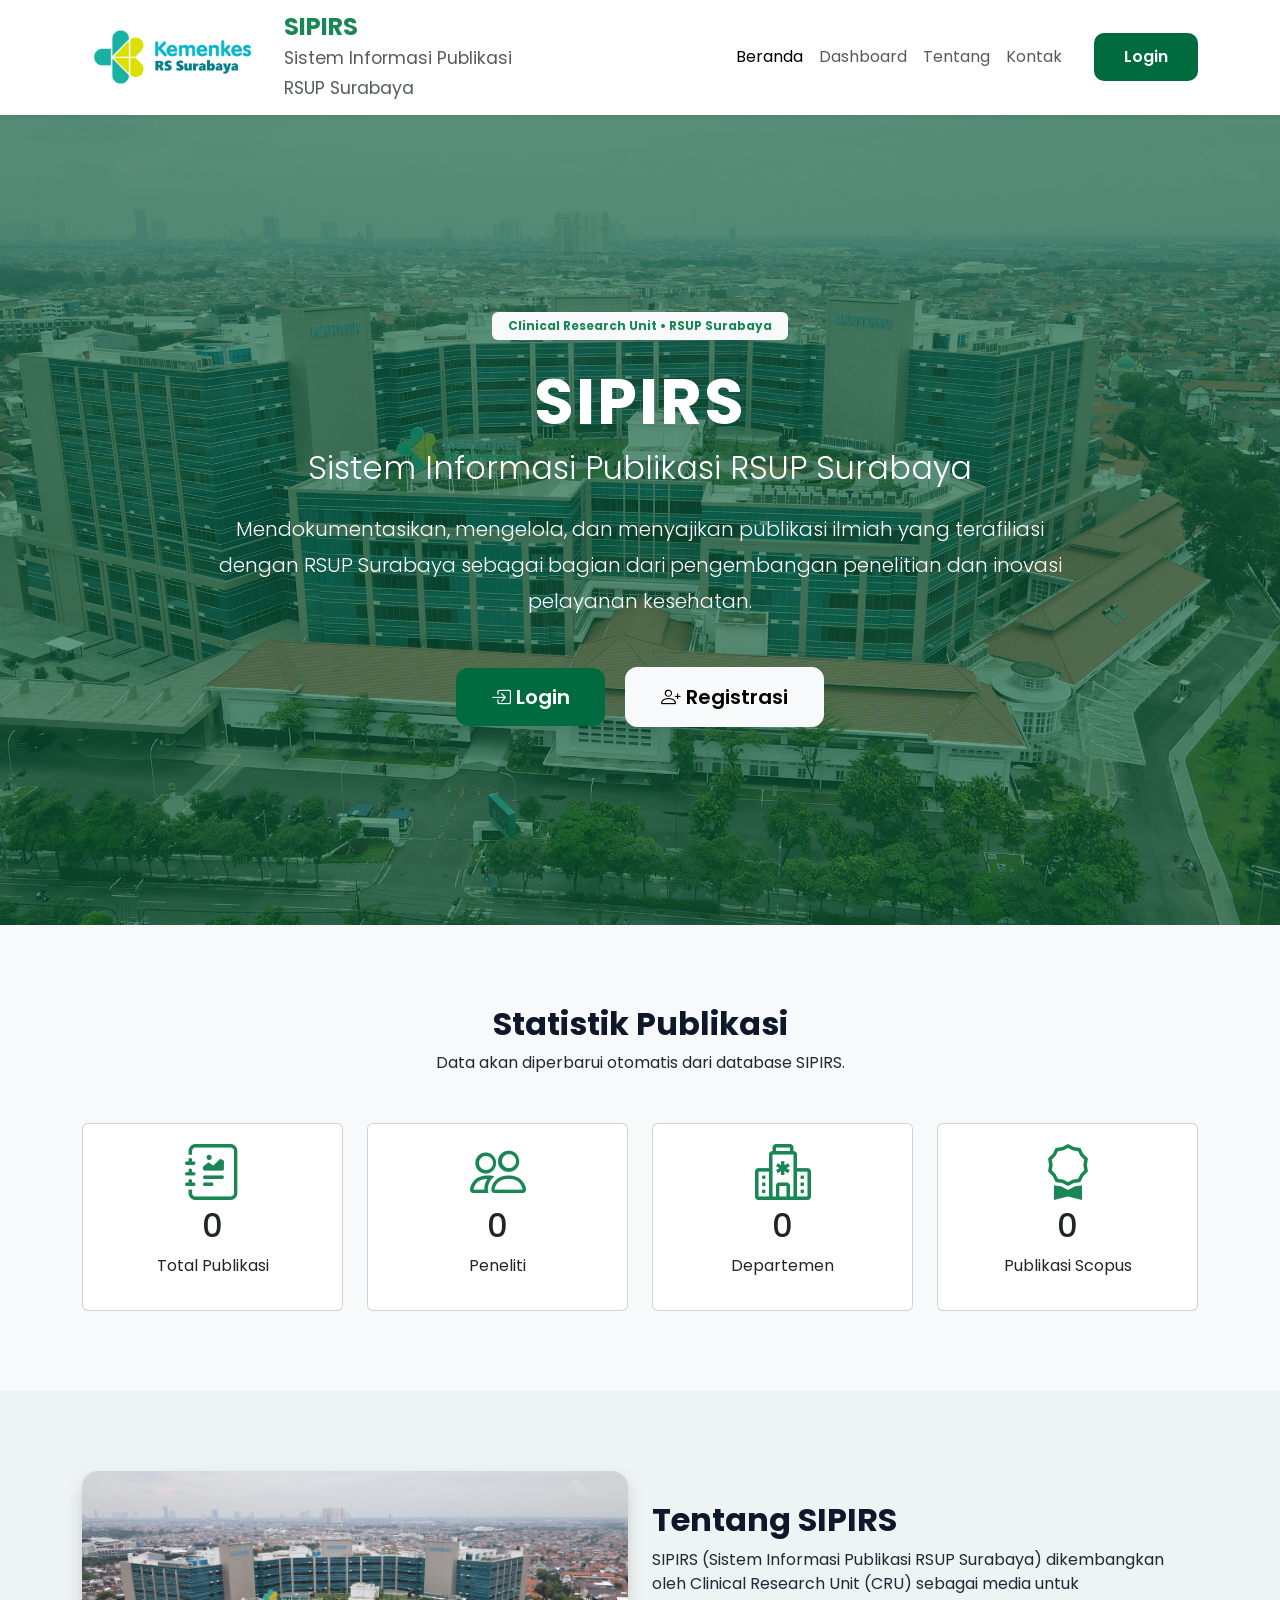
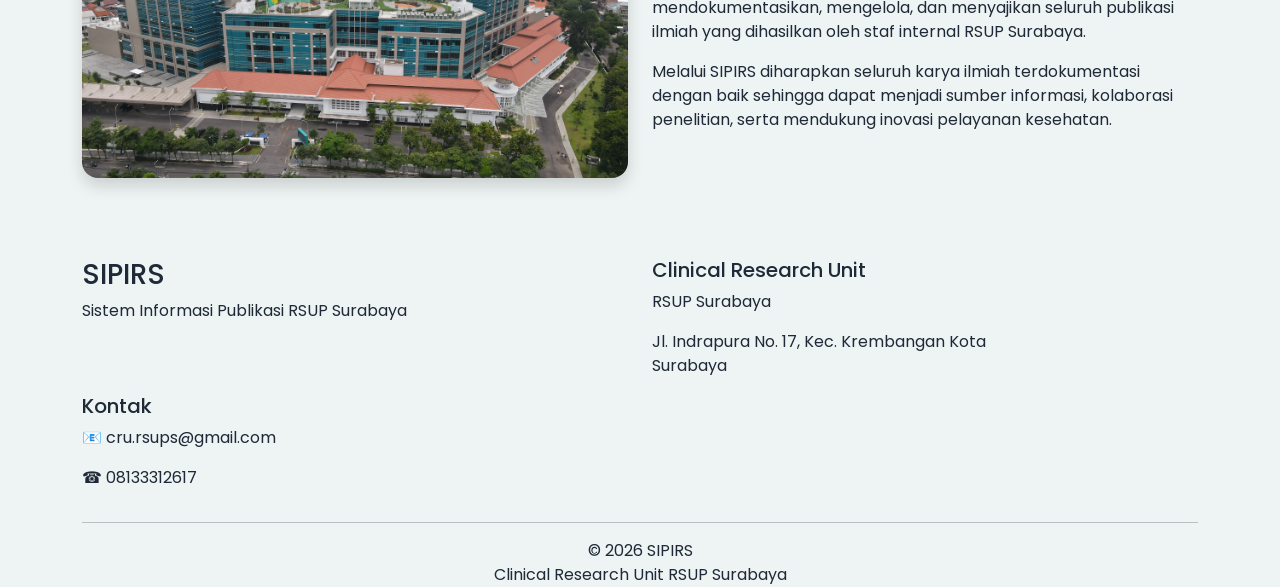
<file: index.html>
<!DOCTYPE html>
<html lang="id">

<head>

<meta charset="UTF-8">

<meta name="viewport"
content="width=device-width, initial-scale=1">

<title>SIPIRS | RSUP Surabaya</title>

<!-- Bootstrap 5 -->

<link href="https://cdn.jsdelivr.net/npm/bootstrap@5.3.7/dist/css/bootstrap.min.css" rel="stylesheet">

<!-- Bootstrap Icons -->

<link rel="stylesheet"
href="https://cdn.jsdelivr.net/npm/bootstrap-icons@1.11.3/font/bootstrap-icons.min.css">

<!-- Google Font -->

<link rel="preconnect" href="https://fonts.googleapis.com">

<link rel="preconnect"
href="https://fonts.gstatic.com"
crossorigin>

<link href="https://fonts.googleapis.com/css2?family=Poppins:wght@300;400;500;600;700&display=swap"
rel="stylesheet">

<!-- CSS -->

<link rel="stylesheet"
href="css/style.css">

</head>

<body>

<!-- Navbar -->
  
<nav class="navbar navbar-expand-lg bg-white shadow-sm sticky-top">

<div class="container">

<a class="navbar-brand d-flex align-items-center" href="#">

<img src="assets/logo-rsup.png"
alt="Logo RSUP Surabaya"
height="60"
class="me-3">

<div>

<h4 class="mb-0 text-success fw-bold">
SIPIRS
</h4>

<small class="text-muted">
Sistem Informasi Publikasi<br>
RSUP Surabaya
</small>  

</div>

</a>

<button
class="navbar-toggler"
type="button"
data-bs-toggle="collapse"
data-bs-target="#navbarNav">

<span class="navbar-toggler-icon"></span>

</button>

<div class="collapse navbar-collapse justify-content-end"
id="navbarNav">

<ul class="navbar-nav">

<li class="nav-item">

<a class="nav-link active"
href="#">

Beranda

</a>

</li>

<li class="nav-item">

<a class="nav-link"
href="#statistik">

Dashboard

</a>

</li>

<li class="nav-item">

<a class="nav-link"
href="#tentang">

Tentang

</a>

</li>

<li class="nav-item">

<a class="nav-link"
href="#kontak">

Kontak

</a>

</li>

</ul>

<a href="pages/login.html"
class="btn btn-kemenkes ms-4">

Login

</a>

</div>

</div>

</nav>

  
<!-- HERO -->

<section class="hero">

<div class="container text-center">

<div class="hero-content">

<span class="badge bg-light text-success px-3 py-2 mb-4">

Clinical Research Unit • RSUP Surabaya

</span>

<h1 class="display-3 fw-bold">

SIPIRS

</h1>

<h2 class="fw-light mb-4">

Sistem Informasi Publikasi

RSUP Surabaya

</h2>

<p class="lead mb-5">

Mendokumentasikan, mengelola, dan menyajikan publikasi ilmiah
yang terafiliasi dengan RSUP Surabaya sebagai bagian dari
pengembangan penelitian dan inovasi pelayanan kesehatan.

</p>

<a href="pages/login.html"
class="btn btn-kemenkes btn-lg">

<i class="bi bi-box-arrow-in-right"></i>

Login

</a>

<a href="pages/register.html"
class="btn btn-light btn-lg ms-3">

<i class="bi bi-person-plus"></i>

Registrasi

</a>

</div>

</div>

</section>


<!-- Statistik -->  

<section class="section bg-light" id="statistik">

<div class="container">

<div class="text-center mb-5">

<h2 class="section-title">

Statistik Publikasi

</h2>

<p>

Data akan diperbarui otomatis dari database SIPIRS.

</p>

</div>

<div class="row g-4">

<div class="col-md-3">

<div class="card stat-card h-100">

<div class="card-body text-center">

<i class="bi bi-journal-richtext display-4 text-success"></i>

<h2 id="totalPublikasi">0</h2>

<p>Total Publikasi</p>

</div>

</div>

</div>

<div class="col-md-3">

<div class="card stat-card h-100">

<div class="card-body text-center">

<i class="bi bi-people display-4 text-success"></i>

<h2 id="totalPeneliti">0</h2>

<p>Peneliti</p>

</div>

</div>

</div>

<div class="col-md-3">

<div class="card stat-card h-100">

<div class="card-body text-center">

<i class="bi bi-hospital display-4 text-success"></i>

<h2 id="totalDepartemen">0</h2>

<p>Departemen</p>

</div>

</div>

</div>

<div class="col-md-3">

<div class="card stat-card h-100">

<div class="card-body text-center">

<i class="bi bi-award display-4 text-success"></i>

<h2 id="totalScopus">0</h2>

<p>Publikasi Scopus</p>

</div>

</div>

</div>

</div>

</div>

</section>


<!-- Tentang -->

<section class="section" id="tentang">

<div class="container">

<div class="row align-items-center">

<div class="col-lg-6">

<img src="assets/hero-rsup.jpg"
class="img-fluid rounded-4 shadow">

</div>

<div class="col-lg-6">

<h2 class="section-title">

Tentang SIPIRS

</h2>

<p>

SIPIRS (Sistem Informasi Publikasi RSUP Surabaya)
dikembangkan oleh Clinical Research Unit (CRU)
sebagai media untuk mendokumentasikan,
mengelola, dan menyajikan seluruh publikasi ilmiah
yang dihasilkan oleh staf internal RSUP Surabaya.

</p>

<p>

Melalui SIPIRS diharapkan seluruh karya ilmiah
terdokumentasi dengan baik sehingga dapat menjadi
sumber informasi, kolaborasi penelitian, serta
mendukung inovasi pelayanan kesehatan.

</p>

</div>

</div>

</div>

</section>

<!-- Publikasi -->


<!-- Footer -->
  
<footer class="footer">

<div class="container">

<div class="row">

<div class="col-lg-6">

<h3>SIPIRS</h3>

<p>

Sistem Informasi Publikasi

RSUP Surabaya

</p>
  
</div>

<div class="col-lg-4">
  
<h5>Clinical Research Unit</h5>

<p>  

RSUP Surabaya

</p>

<p>

Jl. Indrapura No. 17, Kec. Krembangan

Kota Surabaya

</p>

</div>

<div class="col-lg-4">

<h5>Kontak</h5>  
  
<p>

📧 cru.rsups@gmail.com

</p>

<p>

☎ 08133312617
  
</p>

</div>  

</div>

<hr>

<div class="text-center">

© 2026 SIPIRS

<br>

Clinical Research Unit

RSUP Surabaya

</div>

</div>

</footer>
</file>
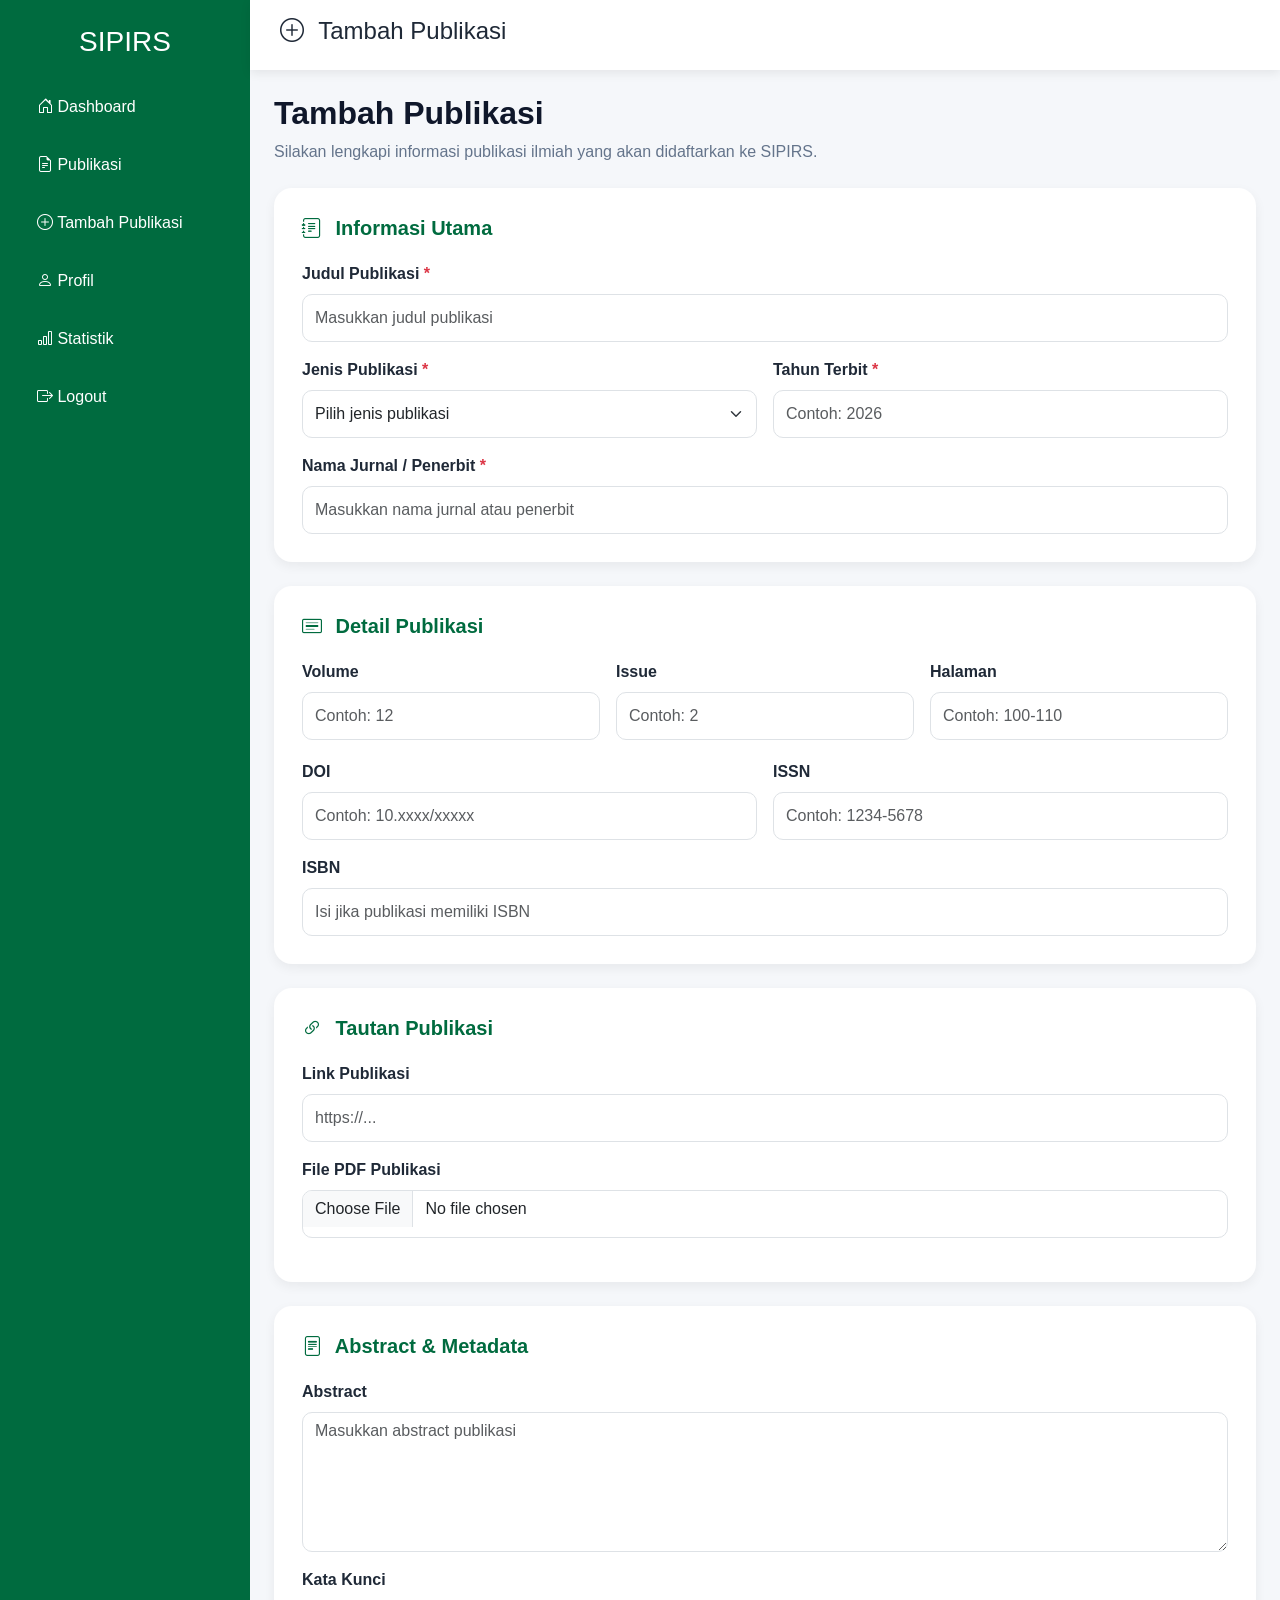
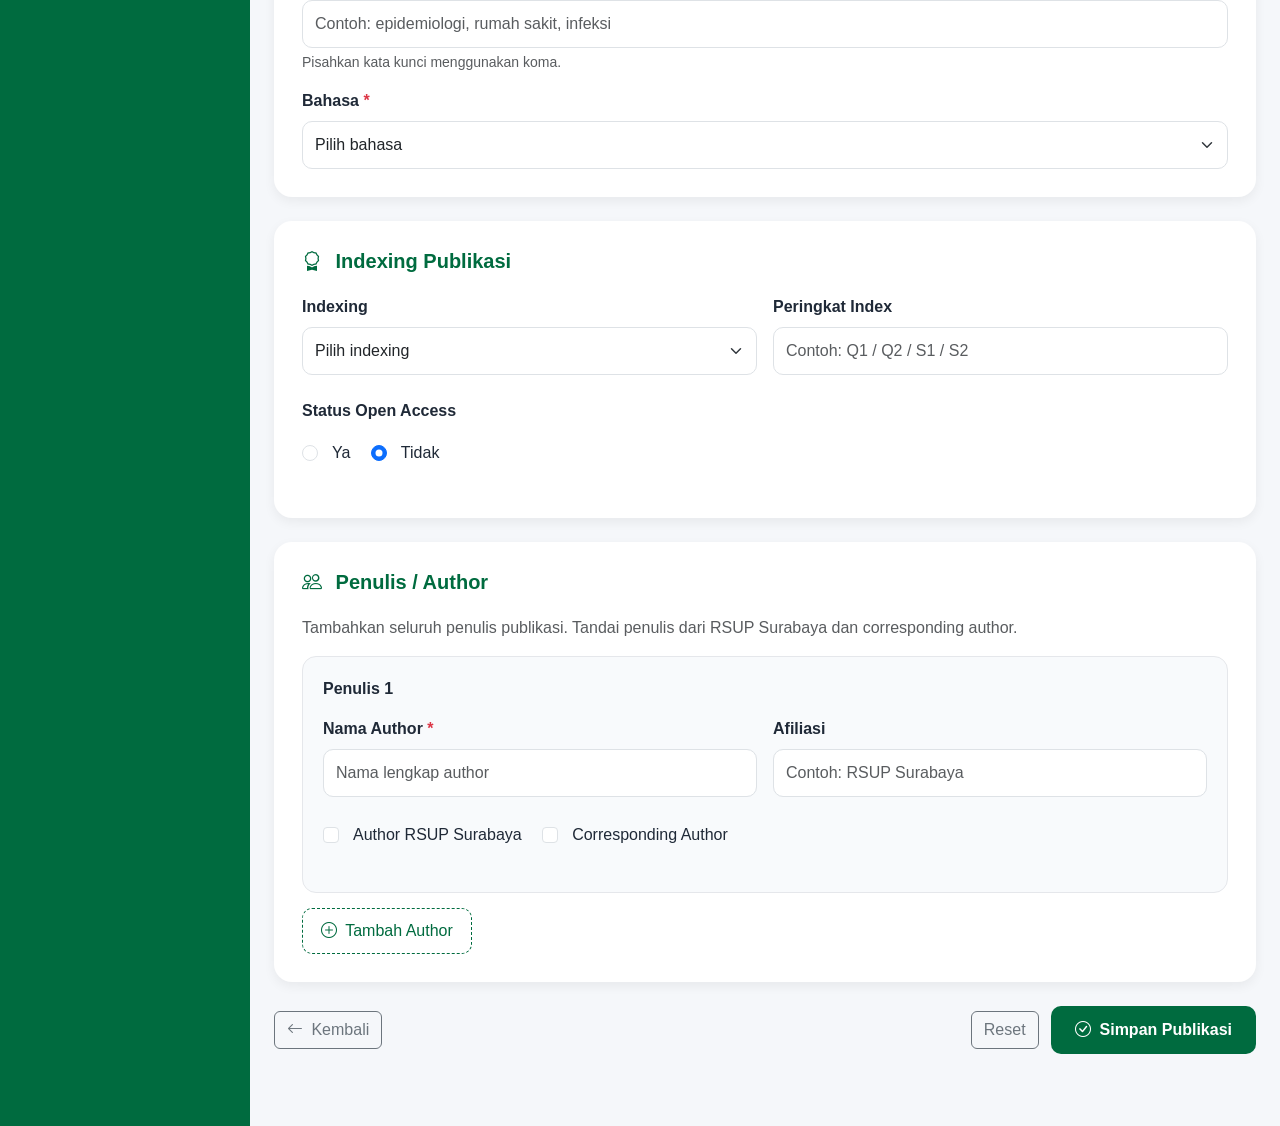
<file: pages/add-publication.html>
<!DOCTYPE html>
<html lang="id">

<head>

<meta charset="UTF-8">
<meta name="viewport" content="width=device-width, initial-scale=1">

<title>Tambah Publikasi | SIPIRS</title>

<!-- Bootstrap 5 -->
<link
href="https://cdn.jsdelivr.net/npm/bootstrap@5.3.7/dist/css/bootstrap.min.css"
rel="stylesheet">

<!-- Bootstrap Icons -->
<link
href="https://cdn.jsdelivr.net/npm/bootstrap-icons@1.11.3/font/bootstrap-icons.css"
rel="stylesheet">

<!-- CSS SIPIRS -->
<link rel="stylesheet" href="../css/style.css">
<link rel="stylesheet" href="../css/dashboard.css">

<style>

/* =========================
   FORM PUBLIKASI
========================= */

.form-section {

    background: white;
    border-radius: 18px;
    padding: 28px;
    margin-bottom: 24px;

    box-shadow: 0 4px 12px rgba(0,0,0,.06);

}

.form-section-title {

    color: #006B3F;
    font-weight: 700;
    margin-bottom: 22px;

}

.form-label {

    font-weight: 600;

}

.form-control,
.form-select {

    border-radius: 10px;
    min-height: 48px;

}

textarea.form-control {

    min-height: 140px;

}

.required {

    color: #dc3545;

}

.author-card {

    background: #f8fafc;
    border: 1px solid #e5e7eb;
    border-radius: 14px;
    padding: 20px;
    margin-bottom: 15px;

}

.btn-add-author {

    border: 1px dashed #006B3F;
    color: #006B3F;
    background: white;
    border-radius: 10px;
    padding: 10px 18px;

}

.btn-add-author:hover {

    background: #006B3F;
    color: white;

}

.page-title {

    font-weight: 700;
    color: #0F172A;

}

.page-subtitle {

    color: #64748B;

}

</style>

</head>


<body>


<div class="d-flex">


<!-- =========================================
     SIDEBAR
========================================= -->

<div class="sidebar">

    <h3 class="text-white text-center mb-4">
        SIPIRS
    </h3>


    <a href="dashboard.html">

        <i class="bi bi-house-door"></i>

        Dashboard

    </a>


    <a href="publication.html">

        <i class="bi bi-file-earmark-text"></i>

        Publikasi

    </a>


    <a href="add-publication.html">

        <i class="bi bi-plus-circle"></i>

        Tambah Publikasi

    </a>


    <a href="#">

        <i class="bi bi-person"></i>

        Profil

    </a>


    <a href="#">

        <i class="bi bi-bar-chart"></i>

        Statistik

    </a>


    <a href="#" onclick="logout()">

        <i class="bi bi-box-arrow-right"></i>

        Logout

    </a>

</div>



<!-- =========================================
     CONTENT
========================================= -->

<div class="content">


<!-- TOPBAR -->

<div class="topbar">

    <h4>

        <i class="bi bi-plus-circle me-2"></i>

        Tambah Publikasi

    </h4>


    <div id="userName"></div>

</div>



<!-- =========================================
     MAIN CONTENT
========================================= -->

<div class="container-fluid px-4 py-4">


    <!-- PAGE TITLE -->

    <div class="mb-4">

        <h2 class="page-title">

            Tambah Publikasi

        </h2>

        <p class="page-subtitle">

            Silakan lengkapi informasi publikasi ilmiah
            yang akan didaftarkan ke SIPIRS.

        </p>

    </div>



<form id="publicationForm">



<!-- =========================================
     1. INFORMASI UTAMA
========================================= -->

<div class="form-section">

    <h5 class="form-section-title">

        <i class="bi bi-journal-text me-2"></i>

        Informasi Utama

    </h5>



    <!-- JUDUL -->

    <div class="mb-3">

        <label class="form-label">

            Judul Publikasi

            <span class="required">*</span>

        </label>

        <input
            type="text"
            class="form-control"
            id="judul"
            name="judul"
            placeholder="Masukkan judul publikasi"
            required>

    </div>



    <div class="row g-3">


        <!-- JENIS -->

        <div class="col-md-6">

            <label class="form-label">

                Jenis Publikasi

                <span class="required">*</span>

            </label>

            <select
                class="form-select"
                id="jenisPublikasi"
                name="jenisPublikasi"
                required>

                <option value="">

                    Pilih jenis publikasi

                </option>

                <!--
                Akan diisi otomatis
                dari 06_MASTER_JENIS_PUBLIKASI
                -->

            </select>

        </div>



        <!-- TAHUN -->

        <div class="col-md-6">

            <label class="form-label">

                Tahun Terbit

                <span class="required">*</span>

            </label>

            <input
                type="number"
                class="form-control"
                id="tahunTerbit"
                name="tahunTerbit"
                min="1900"
                max="2100"
                placeholder="Contoh: 2026"
                required>

        </div>


    </div>



    <!-- JURNAL -->

    <div class="mt-3">

        <label class="form-label">

            Nama Jurnal / Penerbit

            <span class="required">*</span>

        </label>

        <input
            type="text"
            class="form-control"
            id="namaJurnalPenerbit"
            name="namaJurnalPenerbit"
            placeholder="Masukkan nama jurnal atau penerbit"
            required>

    </div>

</div>



<!-- =========================================
     2. DETAIL PUBLIKASI
========================================= -->

<div class="form-section">

    <h5 class="form-section-title">

        <i class="bi bi-card-text me-2"></i>

        Detail Publikasi

    </h5>


    <div class="row g-3">


        <!-- VOLUME -->

        <div class="col-md-4">

            <label class="form-label">

                Volume

            </label>

            <input
                type="text"
                class="form-control"
                id="volume"
                name="volume"
                placeholder="Contoh: 12">

        </div>



        <!-- ISSUE -->

        <div class="col-md-4">

            <label class="form-label">

                Issue

            </label>

            <input
                type="text"
                class="form-control"
                id="issue"
                name="issue"
                placeholder="Contoh: 2">

        </div>



        <!-- HALAMAN -->

        <div class="col-md-4">

            <label class="form-label">

                Halaman

            </label>

            <input
                type="text"
                class="form-control"
                id="halaman"
                name="halaman"
                placeholder="Contoh: 100-110">

        </div>


    </div>



    <div class="row g-3 mt-1">


        <!-- DOI -->

        <div class="col-md-6">

            <label class="form-label">

                DOI

            </label>

            <input
                type="text"
                class="form-control"
                id="doi"
                name="doi"
                placeholder="Contoh: 10.xxxx/xxxxx">

        </div>



        <!-- ISSN -->

        <div class="col-md-6">

            <label class="form-label">

                ISSN

            </label>

            <input
                type="text"
                class="form-control"
                id="issn"
                name="issn"
                placeholder="Contoh: 1234-5678">

        </div>


    </div>



    <!-- ISBN -->

    <div class="mt-3">

        <label class="form-label">

            ISBN

        </label>

        <input
            type="text"
            class="form-control"
            id="isbn"
            name="isbn"
            placeholder="Isi jika publikasi memiliki ISBN">

    </div>

</div>



<!-- =========================================
     3. LINK PUBLIKASI
========================================= -->

<div class="form-section">

    <h5 class="form-section-title">

        <i class="bi bi-link-45deg me-2"></i>

        Tautan Publikasi

    </h5>


    <div class="mb-3">

        <label class="form-label">

            Link Publikasi

        </label>

        <input
            type="url"
            class="form-control"
            id="linkPublikasi"
            name="linkPublikasi"
            placeholder="https://...">

    </div>


    <div class="mb-3">

        <label class="form-label">

            File PDF Publikasi

        </label>

        <input
            type="file"
            class="form-control"
            id="pdfFile"
            accept=".pdf"
            name="linkPDFDrive"
            placeholder="Upload File PDF Publikasi">

        <div 
           id="uploadStatus"
           class="small mt-2 text-success">

        </div>

    </div>

</div>



<!-- =========================================
     4. ABSTRACT & METADATA
========================================= -->

<div class="form-section">

    <h5 class="form-section-title">

        <i class="bi bi-file-text me-2"></i>

        Abstract & Metadata

    </h5>


    <!-- ABSTRACT -->

    <div class="mb-3">

        <label class="form-label">

            Abstract

        </label>

        <textarea
            class="form-control"
            id="abstract"
            name="abstract"
            placeholder="Masukkan abstract publikasi"></textarea>

    </div>



    <!-- KEYWORDS -->

    <div class="mb-3">

        <label class="form-label">

            Kata Kunci

        </label>

        <input
            type="text"
            class="form-control"
            id="kataKunci"
            name="kataKunci"
            placeholder="Contoh: epidemiologi, rumah sakit, infeksi">

        <div class="form-text">

            Pisahkan kata kunci menggunakan koma.

        </div>

    </div>



    <!-- BAHASA -->

    <div>

        <label class="form-label">

            Bahasa

            <span class="required">*</span>

        </label>

        <select
            class="form-select"
            id="bahasa"
            name="bahasa"
            required>

            <option value="">

                Pilih bahasa

            </option>

            <option value="Indonesia">

                Indonesia

            </option>

            <option value="Inggris">

                Inggris

            </option>

            <option value="Lainnya">

                Lainnya

            </option>

        </select>

    </div>

</div>



<!-- =========================================
     5. INDEXING
========================================= -->

<div class="form-section">

    <h5 class="form-section-title">

        <i class="bi bi-award me-2"></i>

        Indexing Publikasi

    </h5>



    <div class="row g-3">


        <!-- INDEXING -->

        <div class="col-md-6">

            <label class="form-label">

                Indexing

            </label>

            <select
                class="form-select"
                id="indexing"
                name="indexing">

                <option value="">

                    Pilih indexing

                </option>

                <!--
                Akan diisi otomatis
                dari 07_MASTER_INDEXING
                -->

            </select>

        </div>



        <!-- PERINGKAT -->

        <div class="col-md-6">

            <label class="form-label">

                Peringkat Index

            </label>

            <input
                type="text"
                class="form-control"
                id="peringkatIndex"
                name="peringkatIndex"
                placeholder="Contoh: Q1 / Q2 / S1 / S2">

        </div>


    </div>



    <!-- OPEN ACCESS -->

    <div class="mt-4">

        <label class="form-label d-block">

            Status Open Access

        </label>


        <div class="form-check form-check-inline">

            <input
                class="form-check-input"
                type="radio"
                name="statusOpenAccess"
                id="openAccessYa"
                value="Ya">

            <label
                class="form-check-label"
                for="openAccessYa">

                Ya

            </label>

        </div>



        <div class="form-check form-check-inline">

            <input
                class="form-check-input"
                type="radio"
                name="statusOpenAccess"
                id="openAccessTidak"
                value="Tidak"
                checked>

            <label
                class="form-check-label"
                for="openAccessTidak">

                Tidak

            </label>

        </div>

    </div>

</div>



<!-- =========================================
     6. AUTHOR
========================================= -->

<div class="form-section">

    <h5 class="form-section-title">

        <i class="bi bi-people me-2"></i>

        Penulis / Author

    </h5>


    <p class="text-muted">

        Tambahkan seluruh penulis publikasi.
        Tandai penulis dari RSUP Surabaya dan corresponding author.

    </p>



    <!-- AUTHOR CONTAINER -->

    <div id="authorContainer">


        <!-- AUTHOR 1 -->

        <div class="author-card author-item">


            <div class="d-flex justify-content-between align-items-center mb-3">

                <strong>

                    Penulis 1

                </strong>

            </div>


            <div class="row g-3">


                <!-- NAMA -->

                <div class="col-md-6">

                    <label class="form-label">

                        Nama Author

                        <span class="required">*</span>

                    </label>

                    <input
                        type="text"
                        class="form-control author-name"
                        name="authorName[]"
                        placeholder="Nama lengkap author"
                        required>

                </div>



                <!-- AFILIASI -->

                <div class="col-md-6">

                    <label class="form-label">

                        Afiliasi

                    </label>

                    <input
                        type="text"
                        class="form-control author-affiliation"
                        name="authorAffiliation[]"
                        placeholder="Contoh: RSUP Surabaya">

                </div>


            </div>



            <div class="mt-3">


                <div class="form-check form-check-inline">

                    <input
                        class="form-check-input author-rsup"
                        type="checkbox"
                        name="authorRSUP[]">

                    <label class="form-check-label">

                        Author RSUP Surabaya

                    </label>

                </div>



                <div class="form-check form-check-inline">

                    <input
                        class="form-check-input author-corresponding"
                        type="checkbox"
                        name="authorCorresponding[]">

                    <label class="form-check-label">

                        Corresponding Author

                    </label>

                </div>


            </div>

        </div>

    </div>



    <!-- ADD AUTHOR -->

    <button
        type="button"
        class="btn btn-add-author"
        id="addAuthorBtn">

        <i class="bi bi-plus-circle me-1"></i>

        Tambah Author

    </button>


</div>



<!-- =========================================
     ACTION BUTTON
========================================= -->

<div class="d-flex justify-content-between align-items-center mb-5">


    <a
        href="dashboard.html"
        class="btn btn-outline-secondary">

        <i class="bi bi-arrow-left me-1"></i>

        Kembali

    </a>



    <div>


        <button
            type="reset"
            class="btn btn-outline-secondary me-2">

            Reset

        </button>



        <button
            type="submit"
            class="btn btn-kemenkes px-4">

            <i class="bi bi-check-circle me-1"></i>

            Simpan Publikasi

        </button>


    </div>

</div>


</form>


</div>

</div>


</div>



<!-- Bootstrap JS -->

<script
src="https://cdn.jsdelivr.net/npm/bootstrap@5.3.7/dist/js/bootstrap.bundle.min.js">
</script>


<!-- JS Publikasi -->
<script src="../js/add-publication.js"></script>


</body>

</html>
</file>
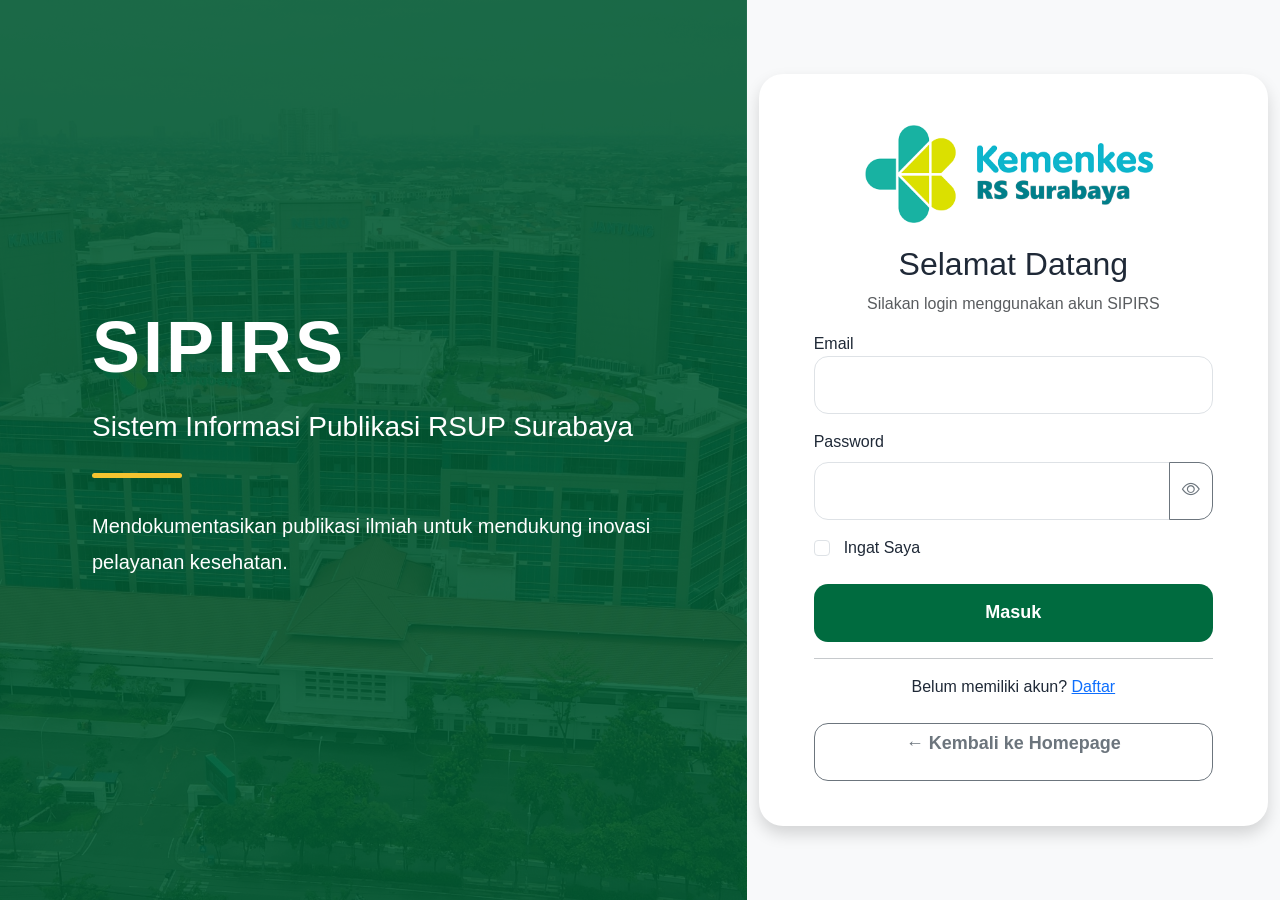
<file: pages/dashboard.html>
<!DOCTYPE html>
<html lang="id">
<head>

<meta charset="UTF-8">
<meta name="viewport" content="width=device-width, initial-scale=1">

<title>Dashboard SIPIRS</title>

<link href="https://cdn.jsdelivr.net/npm/bootstrap@5.3.7/dist/css/bootstrap.min.css" rel="stylesheet">
<link href="https://cdn.jsdelivr.net/npm/bootstrap-icons@1.11.3/font/bootstrap-icons.css" rel="stylesheet">

<link rel="stylesheet" href="../css/style.css">
<link rel="stylesheet" href="../css/dashboard.css">

</head>

<body>

<div class="d-flex">

    <!-- SIDEBAR -->
    <div class="sidebar">

        <h3 class="text-white text-center mb-4">
            SIPIRS
        </h3>

        <a href="#">
            <i class="bi bi-house-door"></i>
            Dashboard
        </a>

        <a href="publication.html">
            <i class="bi bi-file-earmark-text"></i>
            Publikasi
        </a>

        <a href="add-publication.html">
            <i class="bi bi-plus-circle"></i>
            Tambah Publikasi
        </a>

        <a href="#">
            <i class="bi bi-person"></i>
            Profil
        </a>

        <a href="#">
            <i class="bi bi-bar-chart"></i>
            Statistik
        </a>

        <a href="#" onclick="logout()">
            <i class="bi bi-box-arrow-right"></i>
            Logout
        </a>

    </div>

    <!-- CONTENT -->
    <div class="content">

        <!-- NAVBAR -->
        <div class="topbar">

            <h4>Dashboard</h4>

            <div id="userName"></div>

        </div>

        <div class="container-fluid mt-4">

            <h2 id="welcome"></h2>

            <p class="text-muted">
                Selamat datang di Sistem Informasi Publikasi RSUP Surabaya.
            </p>

            <div class="row g-4 mt-2">

                <div class="col-md-3">
                    <div class="card-stat">
                        <h5>Total Publikasi</h5>
                        <h2 id="totalPub">0</h2>
                    </div>
                </div>

                <div class="col-md-3">
                    <div class="card-stat">
                        <h5>Draft</h5>
                        <h2>0</h2>
                    </div>
                </div>

                <div class="col-md-3">
                    <div class="card-stat">
                        <h5>Terbit</h5>
                        <h2>0</h2>
                    </div>
                </div>

                <div class="col-md-3">
                    <div class="card-stat">
                        <h5>Sitasi</h5>
                        <h2>0</h2>
                    </div>
                </div>

            </div>

        </div>

    </div>

</div>

<script src="../js/dashboard.js"></script>

</body>
</html>
</file>
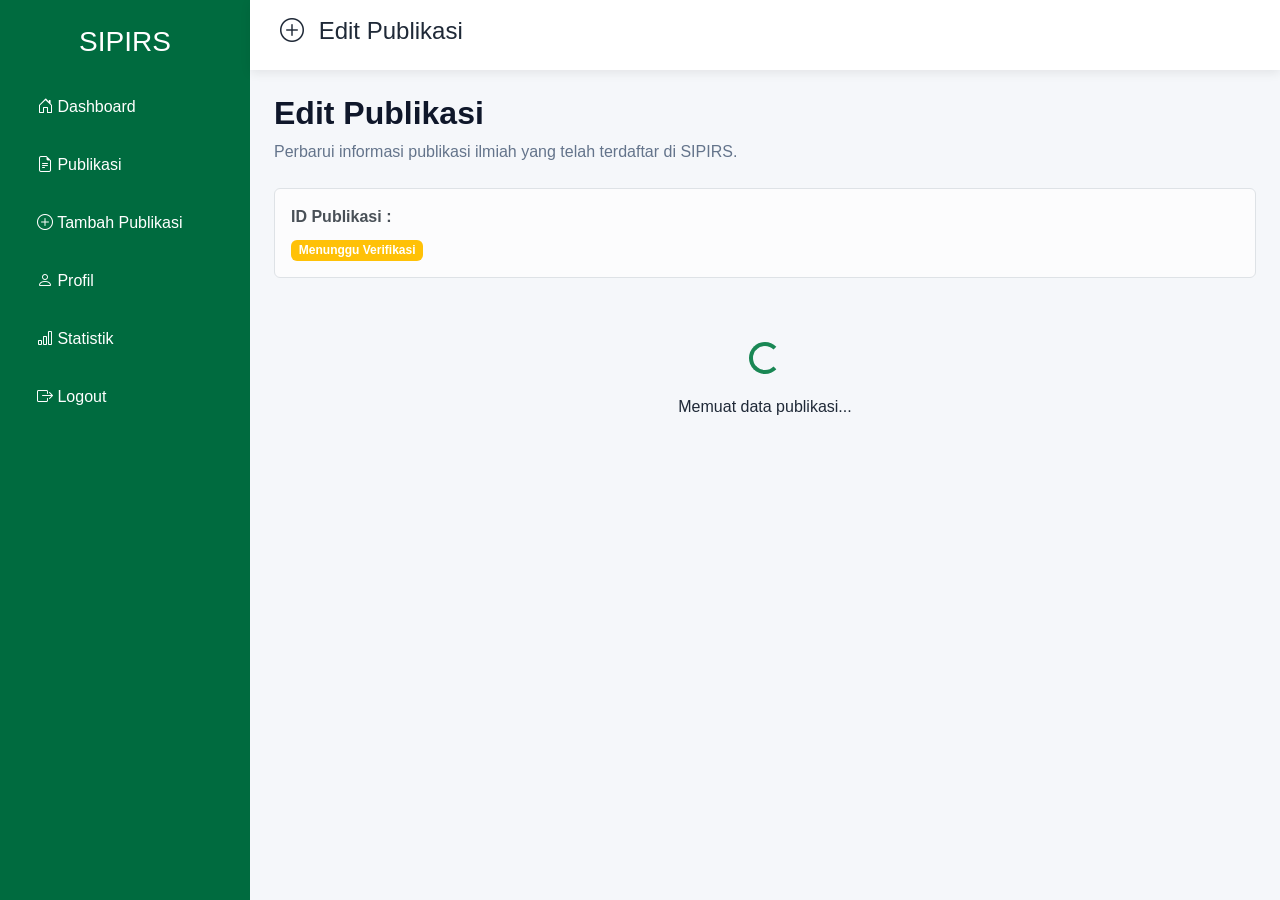
<file: pages/edit-publication.html>
<!DOCTYPE html>
<html lang="id">

<head>

<meta charset="UTF-8">
<meta name="viewport" content="width=device-width, initial-scale=1">

<title>Edit Publikasi | SIPIRS</title>

<!-- Bootstrap 5 -->
<link
href="https://cdn.jsdelivr.net/npm/bootstrap@5.3.7/dist/css/bootstrap.min.css"
rel="stylesheet">

<!-- Bootstrap Icons -->
<link
href="https://cdn.jsdelivr.net/npm/bootstrap-icons@1.11.3/font/bootstrap-icons.css"
rel="stylesheet">

<!-- CSS SIPIRS -->
<link rel="stylesheet" href="../css/style.css">
<link rel="stylesheet" href="../css/dashboard.css">

<style>

/* =========================
   FORM PUBLIKASI
========================= */

.form-section {

    background: white;
    border-radius: 18px;
    padding: 28px;
    margin-bottom: 24px;

    box-shadow: 0 4px 12px rgba(0,0,0,.06);

}

.form-section-title {

    color: #006B3F;
    font-weight: 700;
    margin-bottom: 22px;

}

.form-label {

    font-weight: 600;

}

.form-control,
.form-select {

    border-radius: 10px;
    min-height: 48px;

}

textarea.form-control {

    min-height: 140px;

}

.required {

    color: #dc3545;

}

.author-card {

    background: #f8fafc;
    border: 1px solid #e5e7eb;
    border-radius: 14px;
    padding: 20px;
    margin-bottom: 15px;

}

.btn-add-author {

    border: 1px dashed #006B3F;
    color: #006B3F;
    background: white;
    border-radius: 10px;
    padding: 10px 18px;

}

.btn-add-author:hover {

    background: #006B3F;
    color: white;

}

.page-title {

    font-weight: 700;
    color: #0F172A;

}

.page-subtitle {

    color: #64748B;

}

</style>

</head>


<body>


<div class="d-flex">


<!-- =========================================
     SIDEBAR
========================================= -->

<div class="sidebar">

    <h3 class="text-white text-center mb-4">
        SIPIRS
    </h3>


    <a href="dashboard.html">

        <i class="bi bi-house-door"></i>

        Dashboard

    </a>


    <a href="publication.html">

        <i class="bi bi-file-earmark-text"></i>

        Publikasi

    </a>


    <a href="add-publication.html">

        <i class="bi bi-plus-circle"></i>

        Tambah Publikasi

    </a>


    <a href="#">

        <i class="bi bi-person"></i>

        Profil

    </a>


    <a href="#">

        <i class="bi bi-bar-chart"></i>

        Statistik

    </a>


    <a href="#" onclick="logout()">

        <i class="bi bi-box-arrow-right"></i>

        Logout

    </a>

</div>



<!-- =========================================
     CONTENT
========================================= -->

<div class="content">


<!-- TOPBAR -->

<div class="topbar">

    <h4>

        <i class="bi bi-plus-circle me-2"></i>

        Edit Publikasi

    </h4>


    <div id="userName"></div>

</div>



<!-- =========================================
     MAIN CONTENT
========================================= -->

<div class="container-fluid px-4 py-4">


    <!-- PAGE TITLE -->

    <div class="mb-4">

        <h2 class="page-title">

            Edit Publikasi

        </h2>

        <p class="page-subtitle">

            Perbarui informasi publikasi ilmiah yang telah terdaftar di SIPIRS.

        </p>

    </div>

<div class="alert alert-light border">

<b>ID Publikasi :</b>

<span id="publicationID"></span>

<div class="mt-2">

<span
id="statusBadge"
class="badge bg-warning">

Menunggu Verifikasi

</span>

</div>  
</div>

<div
id="loadingData"
class="text-center py-5">

<div class="spinner-border text-success"></div>

<p class="mt-3">

Memuat data publikasi...

</p>

</div>

<form
id="publicationForm"
class="d-none">  

<!-- =========================================
     1. INFORMASI UTAMA
========================================= -->

<div class="form-section">

    <h5 class="form-section-title">

        <i class="bi bi-journal-text me-2"></i>

        Informasi Utama

    </h5>



    <!-- JUDUL -->

    <div class="mb-3">

        <label class="form-label">

            Judul Publikasi

            <span class="required">*</span>

        </label>

        <input
            type="text"
            class="form-control"
            id="judul"
            name="judul"
            placeholder="Masukkan judul publikasi"
            required>

    </div>

    <div class="row g-3">


        <!-- JENIS -->

        <div class="col-md-6">

            <label class="form-label">

                Jenis Publikasi

                <span class="required">*</span>

            </label>

            <select
                class="form-select"
                id="jenisPublikasi"
                name="jenisPublikasi"
                required>

                <option value="">

                    Pilih jenis publikasi

                </option>

                <!--
                Akan diisi otomatis
                dari 06_MASTER_JENIS_PUBLIKASI
                -->

            </select>

        </div>


        <!-- TAHUN -->

        <div class="col-md-6">

            <label class="form-label">

                Tahun Terbit

                <span class="required">*</span>

            </label>

            <input
                type="number"
                class="form-control"
                id="tahunTerbit"
                name="tahunTerbit"
                min="1900"
                max="2100"
                placeholder="Contoh: 2026"
                required>

        </div>


    </div>

    <!-- JURNAL -->

    <div class="mt-3">

        <label class="form-label">

            Nama Jurnal / Penerbit

            <span class="required">*</span>

        </label>

        <input
            type="text"
            class="form-control"
            id="namaJurnalPenerbit"
            name="namaJurnalPenerbit"
            placeholder="Masukkan nama jurnal atau penerbit"
            required>

    </div>

</div>

<!-- =========================================
     2. DETAIL PUBLIKASI
========================================= -->

<div class="form-section">

    <h5 class="form-section-title">

        <i class="bi bi-card-text me-2"></i>

        Detail Publikasi

    </h5>


    <div class="row g-3">


        <!-- VOLUME -->

        <div class="col-md-4">

            <label class="form-label">

                Volume

            </label>

            <input
                type="text"
                class="form-control"
                id="volume"
                name="volume"
                placeholder="Contoh: 12">

        </div>


        <!-- ISSUE -->

        <div class="col-md-4">

            <label class="form-label">

                Issue

            </label>

            <input
                type="text"
                class="form-control"
                id="issue"
                name="issue"
                placeholder="Contoh: 2">

        </div>


        <!-- HALAMAN -->

        <div class="col-md-4">

            <label class="form-label">

                Halaman

            </label>

            <input
                type="text"
                class="form-control"
                id="halaman"
                name="halaman"
                placeholder="Contoh: 100-110">

        </div>

    </div>


    <div class="row g-3 mt-1">


        <!-- DOI -->

        <div class="col-md-6">

            <label class="form-label">

                DOI

            </label>

            <input
                type="text"
                class="form-control"
                id="doi"
                name="doi"
                placeholder="Contoh: 10.xxxx/xxxxx">

        </div>

        <!-- ISSN -->

        <div class="col-md-6">

            <label class="form-label">

                ISSN

            </label>

            <input
                type="text"
                class="form-control"
                id="issn"
                name="issn"
                placeholder="Contoh: 1234-5678">

        </div>


    </div>


    <!-- ISBN -->

    <div class="mt-3">

        <label class="form-label">

            ISBN

        </label>

        <input
            type="text"
            class="form-control"
            id="isbn"
            name="isbn"
            placeholder="Isi jika publikasi memiliki ISBN">

    </div>

</div>


<!-- =========================================
     3. LINK PUBLIKASI
========================================= -->

<div class="form-section">

    <h5 class="form-section-title">

        <i class="bi bi-link-45deg me-2"></i>

        Tautan Publikasi

    </h5>


    <div class="mb-3">

        <label class="form-label">

            Link Publikasi

        </label>

        <input
            type="url"
            class="form-control"
            id="linkPublikasi"
            name="linkPublikasi"
            placeholder="https://...">

    </div>


    <div class="mb-3">

        <label class="form-label">

            File PDF Publikasi

        </label>

        <input
            type="file"
            class="form-control"
            id="pdfFile"
            accept=".pdf"
        <input
            type="hidden"
            id="linkPublikasiPDFLama">

        <div 
           id="uploadStatus"
           class="small mt-2 text-success">

        </div>

    </div>

</div>


<!-- =========================================
     4. ABSTRACT & METADATA
========================================= -->

<div class="form-section">

    <h5 class="form-section-title">

        <i class="bi bi-file-text me-2"></i>

        Abstract & Metadata

    </h5>

    <!-- ABSTRACT -->

    <div class="mb-3">

        <label class="form-label">

            Abstract

        </label>

        <textarea
            class="form-control"
            id="abstract"
            name="abstract"
            placeholder="Masukkan abstract publikasi"></textarea>

    </div>


    <!-- KEYWORDS -->

    <div class="mb-3">

        <label class="form-label">

            Kata Kunci

        </label>

        <input
            type="text"
            class="form-control"
            id="kataKunci"
            name="kataKunci"
            placeholder="Contoh: epidemiologi, rumah sakit, infeksi">

        <div class="form-text">

            Pisahkan kata kunci menggunakan koma.

        </div>

    </div>


    <!-- BAHASA -->

    <div>

        <label class="form-label">

            Bahasa

            <span class="required">*</span>

        </label>

        <select
            class="form-select"
            id="bahasa"
            name="bahasa"
            required>

            <option value="">

                Pilih bahasa

            </option>

            <option value="Indonesia">

                Indonesia

            </option>

            <option value="Inggris">

                Inggris

            </option>

            <option value="Lainnya">

                Lainnya

            </option>

        </select>

    </div>

</div>


<!-- =========================================
     5. INDEXING
========================================= -->

<div class="form-section">

    <h5 class="form-section-title">

        <i class="bi bi-award me-2"></i>

        Indexing Publikasi

    </h5>


    <div class="row g-3">


        <!-- INDEXING -->

        <div class="col-md-6">

            <label class="form-label">

                Indexing

            </label>

            <select
                class="form-select"
                id="indexing"
                name="indexing">

                <option value="">

                    Pilih indexing

                </option>

                <!--
                Akan diisi otomatis
                dari 07_MASTER_INDEXING
                -->

            </select>

        </div>


        <!-- PERINGKAT -->

        <div class="col-md-6">

            <label class="form-label">

                Peringkat Index

            </label>

            <input
                type="text"
                class="form-control"
                id="peringkatIndex"
                name="peringkatIndex"
                placeholder="Contoh: Q1 / Q2 / S1 / S2">

        </div>


    </div>


    <!-- OPEN ACCESS -->

    <div class="mt-4">

        <label class="form-label d-block">

            Status Open Access

        </label>


        <div class="form-check form-check-inline">

            <input
                class="form-check-input"
                type="radio"
                name="statusOpenAccess"
                id="openAccessYa"
                value="Ya">

            <label
                class="form-check-label"
                for="openAccessYa">

                Ya

            </label>

        </div>



        <div class="form-check form-check-inline">

            <input
                class="form-check-input"
                type="radio"
                name="statusOpenAccess"
                id="openAccessTidak"
                value="Tidak"
                checked>

            <label
                class="form-check-label"
                for="openAccessTidak">

                Tidak

            </label>

        </div>

    </div>

</div>


<!-- =========================================
     6. AUTHOR
========================================= -->

<div class="form-section">

    <h5 class="form-section-title">

        <i class="bi bi-people me-2"></i>

        Penulis / Author

    </h5>


    <p class="text-muted">

        Tambahkan seluruh penulis publikasi.
        Tandai penulis dari RSUP Surabaya dan corresponding author.

    </p>


    <!-- AUTHOR CONTAINER -->

    <div id="authorContainer">


        <!-- AUTHOR 1 -->

        <div class="author-card author-item">


            <div class="d-flex justify-content-between align-items-center mb-3">

                <strong>

                    Penulis 1

                </strong>

            </div>


            <div class="row g-3">


                <!-- NAMA -->

                <div class="col-md-6">

                    <label class="form-label">

                        Nama Author

                        <span class="required">*</span>

                    </label>

                    <input
                        type="text"
                        class="form-control author-name"
                        name="authorName[]"
                        placeholder="Nama lengkap author"
                        required>

                </div>


                <!-- AFILIASI -->

                <div class="col-md-6">

                    <label class="form-label">

                        Afiliasi

                    </label>

                    <input
                        type="text"
                        class="form-control author-affiliation"
                        name="authorAffiliation[]"
                        placeholder="Contoh: RSUP Surabaya">

                </div>


            </div>


            <div class="mt-3">


                <div class="form-check form-check-inline">

                    <input
                        class="form-check-input author-rsup"
                        type="checkbox"
                        name="authorRSUP[]">

                    <label class="form-check-label">

                        Author RSUP Surabaya

                    </label>

                </div>


                <div class="form-check form-check-inline">

                    <input
                        class="form-check-input author-corresponding"
                        type="checkbox"
                        name="authorCorresponding[]">

                    <label class="form-check-label">

                        Corresponding Author

                    </label>

                </div>


            </div>

        </div>

    </div>


    <!-- ADD AUTHOR -->

    <button
        type="button"
        class="btn btn-add-author"
        id="addAuthorBtn">

        <i class="bi bi-plus-circle me-1"></i>

        Tambah Author

    </button>


</div>


<!-- =========================================
     ACTION BUTTON
========================================= -->

<div class="d-flex justify-content-between align-items-center mb-5">

    <a
    id="btnBack"
    href="#"
    class="btn btn-outline-secondary">

        <i class="bi bi-arrow-left me-1"></i>

        Kembali

    </a>

    <div>

        <button
            type="button"
            id="btnCancel"
            class="btn btn-outline-secondary me-2">

            Batal

        </button>


        <button
            type="submit"
            class="btn btn-kemenkes px-4">

            <i class="bi bi-save me-1"></i>

            Update Publikasi

        </button>


    </div>

</div>


</form>


</div>

</div>


</div>



<!-- Bootstrap JS -->

<script
src="https://cdn.jsdelivr.net/npm/bootstrap@5.3.7/dist/js/bootstrap.bundle.min.js">
</script>


<!-- JS Publikasi -->
<script src="../js/edit-publication.js"></script>


</body>

</html>
</file>
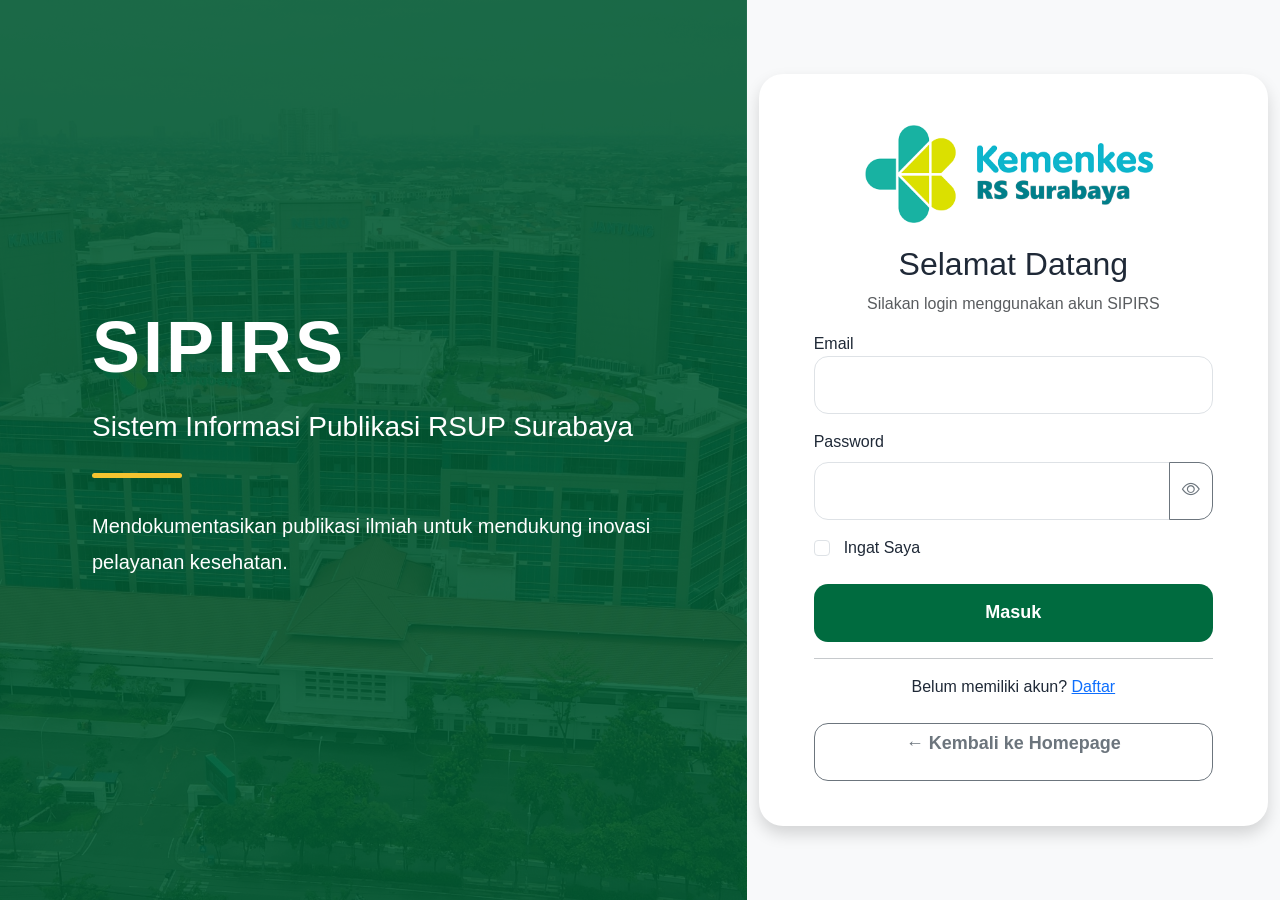
<file: pages/login.html>
<!DOCTYPE html>
<html lang="id">

<head>

<meta charset="UTF-8">
<meta name="viewport" content="width=device-width, initial-scale=1">

<title>Login | SIPIRS</title>

<link href="https://cdn.jsdelivr.net/npm/bootstrap@5.3.7/dist/css/bootstrap.min.css" rel="stylesheet">

<link href="https://cdn.jsdelivr.net/npm/bootstrap-icons@1.11.3/font/bootstrap-icons.min.css" rel="stylesheet">

<link rel="stylesheet" href="../css/style.css">

</head>

<body>

<div class="container-fluid">

<div class="row vh-100">

<!-- KIRI -->

<div class="col-lg-7 login-left d-none d-lg-flex">

<div class="overlay"></div>

<div class="hero-text">

<h1>SIPIRS</h1>

<h3>Sistem Informasi Publikasi RSUP Surabaya</h3>

<div class="hero-line"></div>
  
<p>

Mendokumentasikan publikasi ilmiah
untuk mendukung inovasi pelayanan kesehatan.

</p>

</div>

</div>

<!-- KANAN -->

<div class="col-lg-5 d-flex justify-content-center align-items-center bg-light">

<div class="login-box shadow">

<div class="text-center">

<img src="../assets/logo-rsup.png"
height="110">

<h2 class="mt-3">

Selamat Datang

</h2>

<p class="text-muted">

Silakan login menggunakan akun SIPIRS

</p>

</div>

<form id="loginForm">

<div class="mb-3">

<label>Email</label>

<input
type="email"
id="email"
class="form-control"
required>

</div>

<div class="mb-3">

<label class="form-label">
Password
</label>

<div class="input-group">

<input
type="password"
id="password"
class="form-control"
required>

<button
class="btn btn-outline-secondary"
type="button"
id="togglePassword">

<i class="bi bi-eye"></i>

</button>

</div>

</div>

<div class="form-check mb-4">

    <input
        class="form-check-input"
        type="checkbox"
        id="rememberMe">

    <label
        class="form-check-label"
        for="rememberMe">

        Ingat Saya

    </label>

</div>

<button
class="btn btn-kemenkes w-100">

Masuk

</button>

</form>

<hr>

<div class="text-center">

Belum memiliki akun?

<a href="register.html">

Daftar

</a>

</div>

<a
href="../index.html"
class="btn btn-outline-secondary mt-4 w-100">

← Kembali ke Homepage

</a>

</div>

</div>

</div>

</div>

<script src="../js/login.js"></script>
  
</body>

</html>
</file>
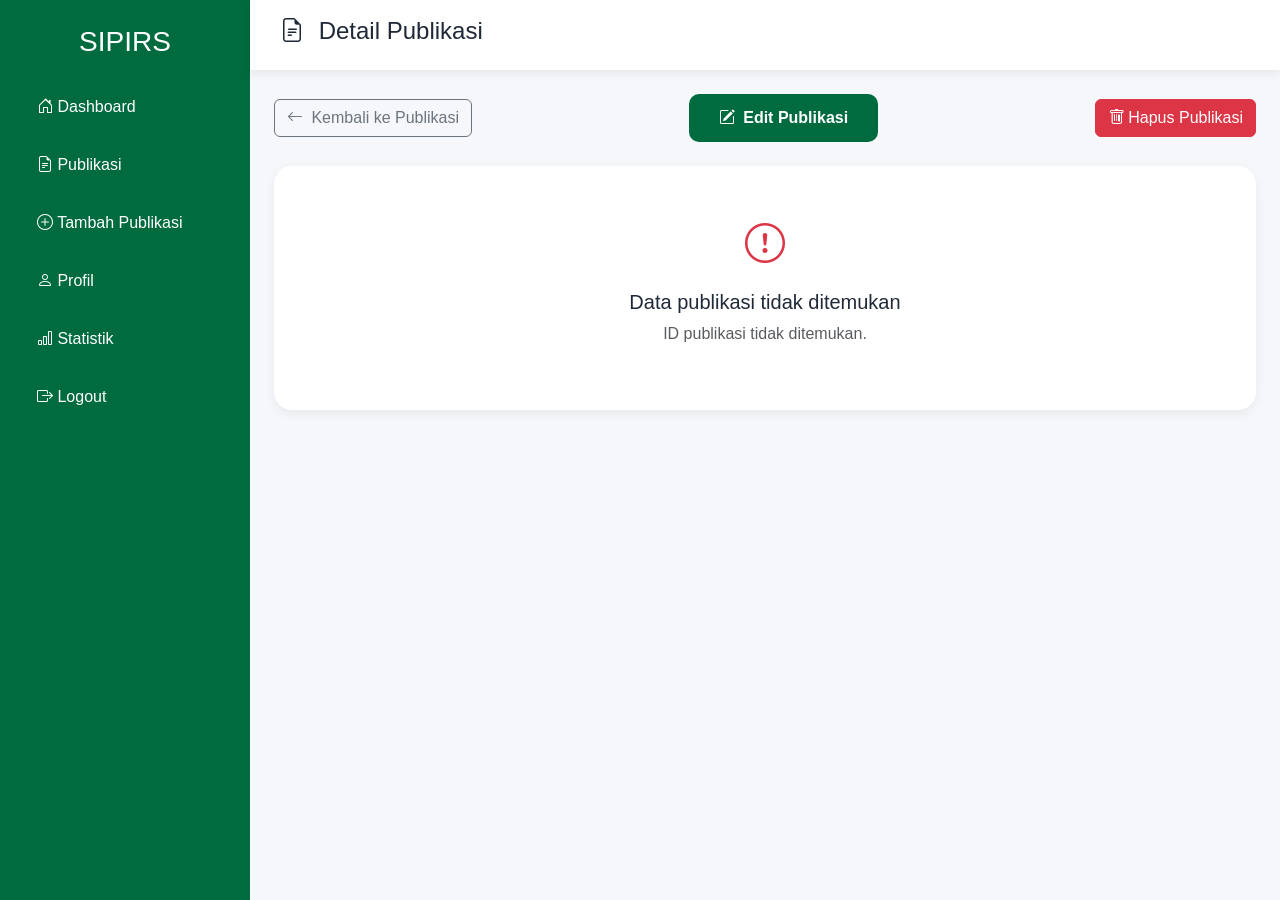
<file: pages/publication-detail.html>
<!DOCTYPE html>
<html lang="id">

<head>

<meta charset="UTF-8">
<meta name="viewport" content="width=device-width, initial-scale=1">

<title>Detail Publikasi | SIPIRS</title>

<!-- Bootstrap -->
<link
href="https://cdn.jsdelivr.net/npm/bootstrap@5.3.7/dist/css/bootstrap.min.css"
rel="stylesheet">

<!-- Bootstrap Icons -->
<link
href="https://cdn.jsdelivr.net/npm/bootstrap-icons@1.11.3/font/bootstrap-icons.css"
rel="stylesheet">

<!-- CSS SIPIRS -->
<link rel="stylesheet" href="../css/style.css">
<link rel="stylesheet" href="../css/dashboard.css">


<style>

/* =========================================
   DETAIL PUBLIKASI
========================================= */

.page-title {

    font-weight: 700;
    color: #0F172A;

}

.page-subtitle {

    color: #64748B;

}


.detail-card {

    background: white;
    border-radius: 18px;
    padding: 28px;

    box-shadow:
        0 4px 12px rgba(0,0,0,.06);

    margin-bottom: 24px;

}


.detail-section-title {

    color: #006B3F;
    font-weight: 700;

    border-bottom:
        1px solid #e5e7eb;

    padding-bottom: 12px;

    margin-bottom: 20px;

}


.detail-label {

    font-size: 13px;
    color: #64748B;
    font-weight: 600;

    margin-bottom: 4px;

}


.detail-value {

    color: #0F172A;
    font-weight: 500;

    word-break: break-word;

}


.publication-title {

    font-size: 24px;
    font-weight: 700;
    color: #0F172A;

    line-height: 1.4;

}


.badge-indexing {

    background: #E8F5EF;
    color: #006B3F;

    padding: 7px 12px;

    border-radius: 8px;

    font-weight: 600;

}


.author-card {

    background: #f8fafc;

    border:
        1px solid #e5e7eb;

    border-radius: 12px;

    padding: 16px;

    margin-bottom: 12px;

}


.author-name {

    font-weight: 600;
    color: #0F172A;

}


.author-affiliation {

    color: #64748B;
    font-size: 14px;

}


.abstract-box {

    background: #f8fafc;

    border-radius: 12px;

    padding: 18px;

    line-height: 1.7;

    white-space: pre-line;

}


.keyword-badge {

    display: inline-block;

    background: #f1f5f9;

    color: #334155;

    padding: 6px 10px;

    border-radius: 8px;

    margin:
        0 5px 5px 0;

    font-size: 13px;

}


.action-buttons {

    display: flex;

    gap: 10px;

    flex-wrap: wrap;

}


</style>

</head>


<body>


<div class="d-flex">


<!-- =========================================
     SIDEBAR
========================================= -->

<div class="sidebar">

    <h3 class="text-white text-center mb-4">

        SIPIRS

    </h3>


    <a href="dashboard.html">

        <i class="bi bi-house-door"></i>

        Dashboard

    </a>


    <a href="publication.html">

        <i class="bi bi-file-earmark-text"></i>

        Publikasi

    </a>


    <a href="add-publication.html">

        <i class="bi bi-plus-circle"></i>

        Tambah Publikasi

    </a>


    <a href="#">

        <i class="bi bi-person"></i>

        Profil

    </a>


    <a href="#">

        <i class="bi bi-bar-chart"></i>

        Statistik

    </a>


    <a href="#" onclick="logout()">

        <i class="bi bi-box-arrow-right"></i>

        Logout

    </a>

</div>



<!-- =========================================
     CONTENT
========================================= -->

<div class="content">


    <!-- TOPBAR -->

    <div class="topbar">

        <h4>

            <i class="bi bi-file-earmark-text me-2"></i>

            Detail Publikasi

        </h4>


        <div id="userName"></div>

    </div>



    <!-- =========================================
         MAIN CONTENT
    ========================================= -->

    <div class="container-fluid px-4 py-4">


        <!-- ACTION BUTTON -->

<div class="mb-4 d-flex justify-content-between align-items-center flex-wrap gap-2">

    <a
        href="publication.html"
        class="btn btn-outline-secondary">

        <i class="bi bi-arrow-left me-1"></i>

        Kembali ke Publikasi

    </a>

    <a
        id="editPublicationBtn"
        href="#"
        class="btn btn-kemenkes">

        <i class="bi bi-pencil-square me-1"></i>

        Edit Publikasi

    </a>

   <button
    id="deletePublicationBtn"
    class="btn btn-danger">

    <i class="bi bi-trash"></i>

    Hapus Publikasi

   </button>
   
</div>



        <!-- =========================================
             LOADING
        ========================================= -->

        <div
            id="loadingDetail"
            class="detail-card text-center py-5">

            <div
                class="spinner-border text-success mb-3">
            </div>

            <div class="text-muted">

                Memuat detail publikasi...

            </div>

        </div>



        <!-- =========================================
             ERROR
        ========================================= -->

        <div
            id="errorDetail"
            class="detail-card text-center py-5 d-none">

            <i
                class="bi bi-exclamation-circle fs-1 text-danger">
            </i>

            <h5 class="mt-3">

                Data publikasi tidak ditemukan

            </h5>

            <p
                id="errorMessage"
                class="text-muted">
            </p>

        </div>



        <!-- =========================================
             DETAIL CONTAINER
        ========================================= -->

        <div
            id="detailContainer"
            class="d-none">


            <!-- =====================================
                 INFORMASI UTAMA
            ===================================== -->

            <div class="detail-card">


                <div class="d-flex
                            justify-content-between
                            align-items-start
                            gap-3
                            flex-wrap">


                    <div>

                        <div
                            class="text-muted small mb-2">

                            ID Publikasi:

                            <strong id="detailPublikasiID">
                                -
                            </strong>

                        </div>


                        <h2
                            id="detailJudul"
                            class="publication-title">

                            -

                        </h2>

                    </div>


                    <span
                        id="detailStatus"
                        class="badge bg-secondary">

                        Menunggu Verifikasi

                    </span>


                </div>


            </div>



            <!-- =====================================
                 INFORMASI PUBLIKASI
            ===================================== -->

            <div class="detail-card">


                <h5 class="detail-section-title">

                    <i
                        class="bi bi-journal-text me-2">
                    </i>

                    Informasi Publikasi

                </h5>


                <div class="row g-4">


                    <div class="col-md-6">

                        <div class="detail-label">

                            Jenis Publikasi

                        </div>

                        <div
                            id="detailJenis"
                            class="detail-value">

                            -

                        </div>

                    </div>


                    <div class="col-md-6">

                        <div class="detail-label">

                            Tahun Terbit

                        </div>

                        <div
                            id="detailTahun"
                            class="detail-value">

                            -

                        </div>

                    </div>


                    <div class="col-md-6">

                        <div class="detail-label">

                            Jurnal / Penerbit

                        </div>

                        <div
                            id="detailJurnal"
                            class="detail-value">

                            -

                        </div>

                    </div>


                    <div class="col-md-2">

                        <div class="detail-label">

                            Volume

                        </div>

                        <div
                            id="detailVolume"
                            class="detail-value">

                            -

                        </div>

                    </div>


                    <div class="col-md-2">

                        <div class="detail-label">

                            Issue

                        </div>

                        <div
                            id="detailIssue"
                            class="detail-value">

                            -

                        </div>

                    </div>


                    <div class="col-md-2">

                        <div class="detail-label">

                            Halaman

                        </div>

                        <div
                            id="detailHalaman"
                            class="detail-value">

                            -

                        </div>

                    </div>


                    <div class="col-md-6">

                        <div class="detail-label">

                            DOI

                        </div>

                        <div
                            id="detailDOI"
                            class="detail-value">

                            -

                        </div>

                    </div>


                    <div class="col-md-6">

                        <div class="detail-label">

                            ISSN

                        </div>

                        <div
                            id="detailISSN"
                            class="detail-value">

                            -

                        </div>

                    </div>


                    <div class="col-md-6">

                        <div class="detail-label">

                            ISBN

                        </div>

                        <div
                            id="detailISBN"
                            class="detail-value">

                            -

                        </div>

                    </div>


                    <div class="col-md-6">

                        <div class="detail-label">

                            Bahasa

                        </div>

                        <div
                            id="detailBahasa"
                            class="detail-value">

                            -

                        </div>

                    </div>


                </div>

            </div>



            <!-- =====================================
                 AUTHOR
            ===================================== -->

            <div class="detail-card">


                <h5 class="detail-section-title">

                    <i
                        class="bi bi-people me-2">
                    </i>

                    Penulis / Author

                </h5>


                <div id="authorContainer">

                    <!-- Author akan dimuat melalui JS -->

                </div>


            </div>



            <!-- =====================================
                 INDEXING
            ===================================== -->

            <div class="detail-card">


                <h5 class="detail-section-title">

                    <i
                        class="bi bi-award me-2">
                    </i>

                    Indexing

                </h5>


                <div class="row g-4">


                    <div class="col-md-4">

                        <div class="detail-label">

                            Indexing

                        </div>

                        <div>

                            <span
                                id="detailIndexing"
                                class="badge-indexing">

                                -

                            </span>

                        </div>

                    </div>


                    <div class="col-md-4">

                        <div class="detail-label">

                            Peringkat Index

                        </div>

                        <div
                            id="detailPeringkat"
                            class="detail-value">

                            -

                        </div>

                    </div>


                    <div class="col-md-4">

                        <div class="detail-label">

                            Open Access

                        </div>

                        <div
                            id="detailOpenAccess"
                            class="detail-value">

                            -

                        </div>

                    </div>


                </div>

            </div>



            <!-- =====================================
                 ABSTRACT
            ===================================== -->

            <div class="detail-card">


                <h5 class="detail-section-title">

                    <i
                        class="bi bi-file-text me-2">
                    </i>

                    Abstract

                </h5>


                <div
                    id="detailAbstract"
                    class="abstract-box">

                    -

                </div>

            </div>



            <!-- =====================================
                 KEYWORDS
            ===================================== -->

            <div class="detail-card">


                <h5 class="detail-section-title">

                    <i
                        class="bi bi-tags me-2">
                    </i>

                    Kata Kunci

                </h5>


                <div id="detailKeywords">

                    -

                </div>

            </div>



            <!-- =====================================
                 LINK
            ===================================== -->

            <div class="detail-card">


                <h5 class="detail-section-title">

                    <i
                        class="bi bi-link-45deg me-2">
                    </i>

                    Tautan Publikasi

                </h5>


                <div class="action-buttons">


                    <a
                        id="linkPublikasi"
                        href="#"
                        target="_blank"
                        class="btn btn-outline-success">

                        <i
                            class="bi bi-box-arrow-up-right me-1">
                        </i>

                        Buka Publikasi

                    </a>


                    <a
                        id="linkPDF"
                        href="#"
                        target="_blank"
                        class="btn btn-outline-danger">

                        <i
                            class="bi bi-file-earmark-pdf me-1">
                        </i>

                        Lihat PDF

                    </a>


                </div>

            </div>


        </div>

    </div>

</div>

</div>



<!-- Bootstrap JS -->

<script
src="https://cdn.jsdelivr.net/npm/bootstrap@5.3.7/dist/js/bootstrap.bundle.min.js">
</script>


<!-- Detail Publication JS -->

<script src="../js/publication-detail.js"></script>

<div
class="modal fade"
id="deleteModal"
tabindex="-1">

<div class="modal-dialog">

<div class="modal-content">

<div class="modal-header">

<h5 class="modal-title">

Hapus Publikasi

</h5>

<button
class="btn-close"
data-bs-dismiss="modal">
</button>

</div>

<div class="modal-body">

<p>

Yakin ingin menghapus publikasi ini?

</p>

<p class="fw-bold" id="deleteTitle"></p>

<div class="alert alert-warning">

Semua data author juga akan dihapus.

</div>

</div>

<div class="modal-footer">

<button
class="btn btn-secondary"
data-bs-dismiss="modal">

Batal

</button>

<button
id="confirmDeleteBtn"
class="btn btn-danger">

Ya, Hapus

</button>

</div>

</div>

</div>

</div>
   
</body>

</html>
</file>
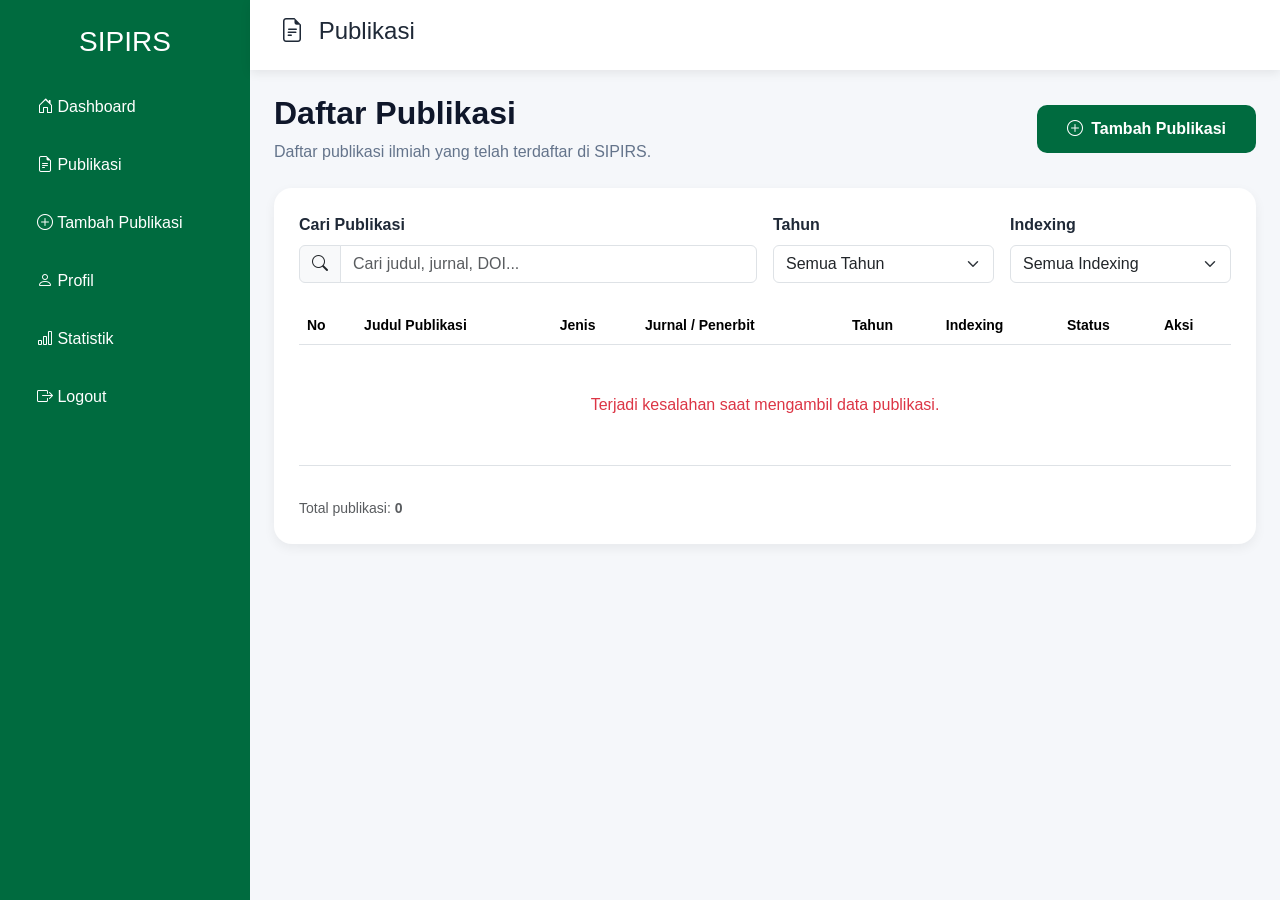
<file: pages/Publication.html>
<!DOCTYPE html>
<html lang="id">

<head>

<meta charset="UTF-8">
<meta name="viewport" content="width=device-width, initial-scale=1">

<title>Publikasi | SIPIRS</title>

<link
href="https://cdn.jsdelivr.net/npm/bootstrap@5.3.7/dist/css/bootstrap.min.css"
rel="stylesheet">

<link
href="https://cdn.jsdelivr.net/npm/bootstrap-icons@1.11.3/font/bootstrap-icons.css"
rel="stylesheet">

<link rel="stylesheet" href="../css/style.css">
<link rel="stylesheet" href="../css/dashboard.css">

<style>

.page-title {
    font-weight: 700;
    color: #0F172A;
}

.page-subtitle {
    color: #64748B;
}

.publication-card {
    background: white;
    border-radius: 18px;
    padding: 25px;
    box-shadow: 0 4px 12px rgba(0,0,0,.06);
}

.table th {
    white-space: nowrap;
    font-size: 14px;
}

.table td {
    vertical-align: middle;
}

.judul-publikasi {
    font-weight: 600;
    color: #0F172A;
    min-width: 280px;
}

.badge-status {
    border-radius: 8px;
    padding: 6px 10px;
}

</style>

</head>


<body>

<div class="d-flex">


<!-- =========================================
     SIDEBAR
========================================= -->

<div class="sidebar">

    <h3 class="text-white text-center mb-4">
        SIPIRS
    </h3>


    <a href="dashboard.html">

        <i class="bi bi-house-door"></i>

        Dashboard

    </a>


    <a href="publication.html">

        <i class="bi bi-file-earmark-text"></i>

        Publikasi

    </a>


    <a href="add-publication.html">

        <i class="bi bi-plus-circle"></i>

        Tambah Publikasi

    </a>


    <a href="#">

        <i class="bi bi-person"></i>

        Profil

    </a>


    <a href="#">

        <i class="bi bi-bar-chart"></i>

        Statistik

    </a>


    <a href="#" onclick="logout()">

        <i class="bi bi-box-arrow-right"></i>

        Logout

    </a>

</div>


<!-- =========================================
     CONTENT
========================================= -->

<div class="content">


    <!-- TOPBAR -->

    <div class="topbar">

        <h4>

            <i class="bi bi-file-earmark-text me-2"></i>

            Publikasi

        </h4>


        <div id="userName"></div>

    </div>



    <!-- =========================================
         MAIN CONTENT
    ========================================= -->

    <div class="container-fluid px-4 py-4">


        <!-- TITLE -->

        <div class="d-flex justify-content-between align-items-center mb-4">

            <div>

                <h2 class="page-title">
                    Daftar Publikasi
                </h2>

                <p class="page-subtitle mb-0">

                    Daftar publikasi ilmiah yang telah
                    terdaftar di SIPIRS.

                </p>

            </div>


            <a
                href="add-publication.html"
                class="btn btn-kemenkes">

                <i class="bi bi-plus-circle me-1"></i>

                Tambah Publikasi

            </a>

        </div>



        <!-- =========================================
             PUBLICATION CARD
        ========================================= -->

        <div class="publication-card">


            <!-- SEARCH -->

            <div class="row g-3 mb-4">


                <div class="col-md-6">

                    <label class="form-label fw-semibold">

                        Cari Publikasi

                    </label>

                    <div class="input-group">

                        <span class="input-group-text">

                            <i class="bi bi-search"></i>

                        </span>

                        <input
                            type="text"
                            class="form-control"
                            id="searchPublication"
                            placeholder="Cari judul, jurnal, DOI...">

                    </div>

                </div>



                <!-- FILTER TAHUN -->

                <div class="col-md-3">

                    <label class="form-label fw-semibold">

                        Tahun

                    </label>

                    <select
                        class="form-select"
                        id="filterTahun">

                        <option value="">
                            Semua Tahun
                        </option>

                    </select>

                </div>



                <!-- FILTER INDEXING -->

                <div class="col-md-3">

                    <label class="form-label fw-semibold">

                        Indexing

                    </label>

                    <select
                        class="form-select"
                        id="filterIndexing">

                        <option value="">
                            Semua Indexing
                        </option>

                    </select>

                </div>

            </div>



            <!-- =========================================
                 TABLE
            ========================================= -->

            <div class="table-responsive">

                <table
                    class="table table-hover align-middle">

                    <thead>

                        <tr>

                            <th>
                                No
                            </th>

                            <th>
                                Judul Publikasi
                            </th>

                            <th>
                                Jenis
                            </th>

                            <th>
                                Jurnal / Penerbit
                            </th>

                            <th>
                                Tahun
                            </th>

                            <th>
                                Indexing
                            </th>

                            <th>
                                Status
                            </th>

                            <th>
                                Aksi
                            </th>

                        </tr>

                    </thead>


                    <tbody id="publicationTableBody">

                        <!-- Data akan dimuat dari Google Sheets -->

                        <tr>

                            <td
                                colspan="8"
                                class="text-center text-muted py-5">

                                <i
                                    class="bi bi-hourglass-split me-2">
                                </i>

                                Memuat data publikasi...

                            </td>

                        </tr>

                    </tbody>

                </table>

            </div>



            <!-- TOTAL DATA -->

            <div class="d-flex justify-content-between mt-3">

                <small class="text-muted">

                    Total publikasi:

                    <strong id="totalPublication">
                        0
                    </strong>

                </small>

            </div>


        </div>

    </div>

</div>

</div>


<script
src="https://cdn.jsdelivr.net/npm/bootstrap@5.3.7/dist/js/bootstrap.bundle.min.js">
</script>


<!-- Nanti kita buat -->
<script src="../js/publication.js"></script>


</body>

</html>
</file>
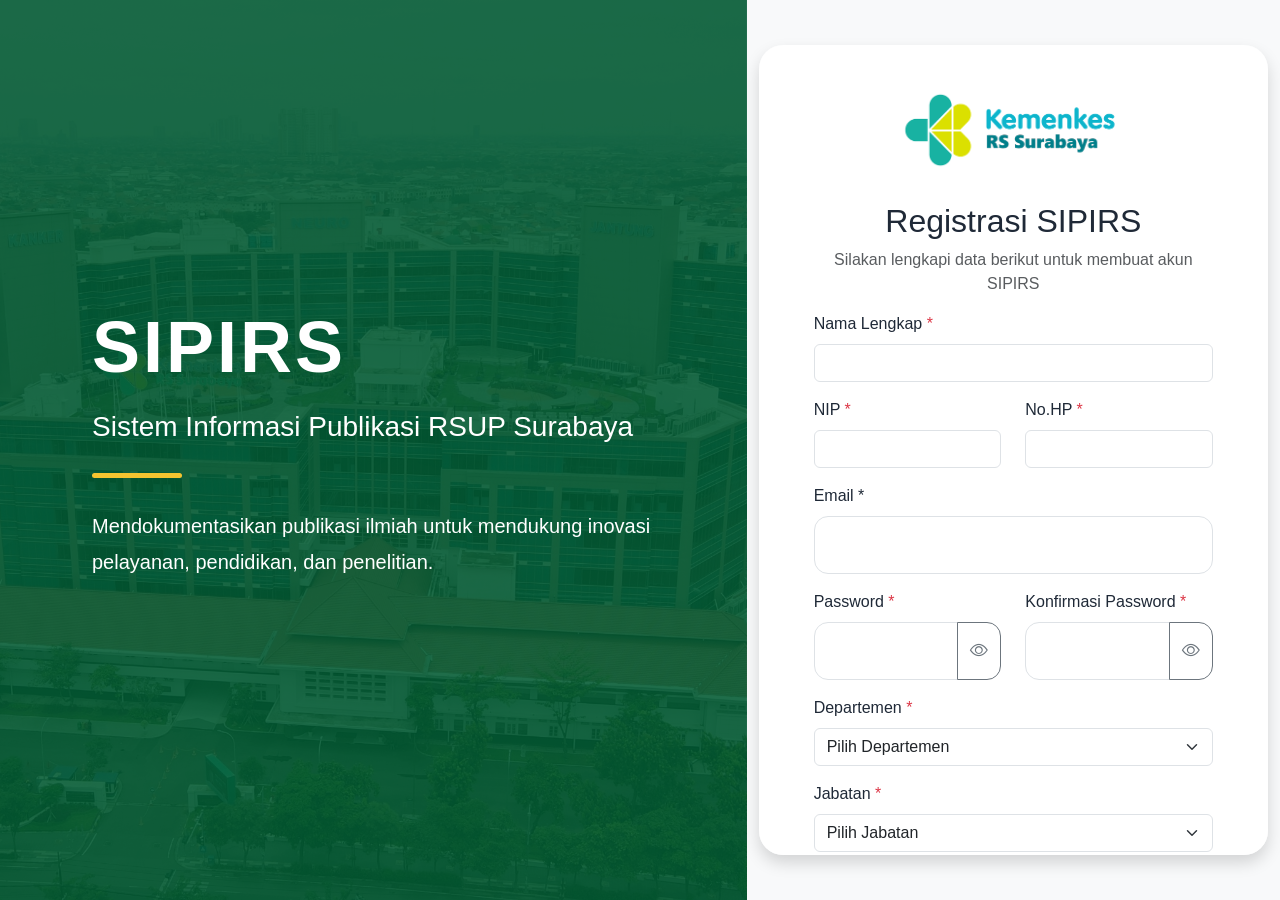
<file: pages/register.html>
<!DOCTYPE html>
<html lang="id">

<head>

<meta charset="UTF-8">
<meta name="viewport" content="width=device-width, initial-scale=1">

<title>Registrasi | SIPIRS</title>

<link href="https://cdn.jsdelivr.net/npm/bootstrap@5.3.7/dist/css/bootstrap.min.css" rel="stylesheet">
<link href="https://cdn.jsdelivr.net/npm/bootstrap-icons@1.11.3/font/bootstrap-icons.css" rel="stylesheet">

<link rel="stylesheet" href="../css/style.css">

</head>

<body>

<div class="container-fluid">

<div class="row vh-100">

<!-- ===========================
KIRI
=========================== -->

<div class="col-lg-7 login-left d-none d-lg-flex">

    <div class="overlay"></div>

    <div class="hero-text">

        <h1>SIPIRS</h1>

        <h3>
            Sistem Informasi Publikasi
            RSUP Surabaya
        </h3>

        <div class="hero-line"></div>

        <p>

            Mendokumentasikan publikasi ilmiah
            untuk mendukung inovasi pelayanan,
            pendidikan, dan penelitian.

        </p>

    </div>

</div>
    
<!-- ===========================
KANAN
=========================== -->

<div class="col-lg-5 d-flex justify-content-center align-items-center bg-light">

<div class="login-box shadow">

<div class="text-center">

<img src="../assets/logo-rsup.png"
class="img-fluid mb-3"
style="max-height:80px;">

<h2 class="mt-3">

Registrasi SIPIRS

</h2>

<p class="text-muted">

Silakan lengkapi data berikut
untuk membuat akun SIPIRS

</p>

</div>

<form id="registerForm">

<div class="mb-3">

<label class="form-label">
  Nama Lengkap
  <span class="text-danger">*</span>
</label>

<input
type="text"
id="namaLengkap"
class="form-control"
required>

</div>

<div class="row">

<div class="col-md-6">

<div class="mb-3">

<label class="form-label">
NIP
<span class="text-danger">*</span>  
</label>

<input
type="text"
id="nip"
class="form-control"
maxlength="18"
required>

</div>

</div>

<div class="col-md-6">

<div class="mb-3">

<label class="form-label">
No.HP
<span class="text-danger">*</span>
</label>

<input
type="text"
id="nomorHP"
class="form-control"
required>

</div>

</div>

</div>

<div class="mb-3">

<label class="form-label">
Email
<span class=text-danger">*</span>
</label>

<input
type="email"
id="email"
class="form-control"
required>

</div>
<div class="row">
<div class="col-md-6">

    <div class="mb-3">

        <label class="form-label">
            Password
            <span class="text-danger">*</span>
        </label>

        <div class="input-group">

            <input
                type="password"
                id="password"
                class="form-control"
                required>

            <button
                class="btn btn-outline-secondary"
                type="button"
                id="togglePassword">

                <i class="bi bi-eye"></i>

            </button>

        </div>

    </div>

</div>

<div class="col-md-6">

    <div class="mb-3">

        <label class="form-label">
            Konfirmasi Password
            <span class="text-danger">*</span>
        </label>

        <div class="input-group">

            <input
                type="password"
                id="confirmPassword"
                class="form-control"
                required>

            <button
                class="btn btn-outline-secondary"
                type="button"
                id="toggleConfirmPassword">

                <i class="bi bi-eye"></i>

            </button>

        </div>
      
    <div
        id="passwordWarning"
        class="form-text text-danger d-none">
    </div>
    </div>

</div>
</div>

<div class="mb-3">

<label class="form-label">
    Departemen
    <span class="text-danger">*</span>
</label>

<select
id="departemenID"
class="form-select"
required>

<option value="">Pilih Departemen</option>

</select>

</div>

<div class="mb-3">

<label class="form-label">
    Jabatan
    <span class="text-danger">*</span>
</label>

<select
id="jabatanID"
class="form-select"
required>

<option value="">Pilih Jabatan</option>

</select>

</div>

<button
  id="btnRegister"
  type="submit"
  class="btn btn-success w-100">

Daftar

</button>

</form>

<hr>

<div class="text-center">

Sudah memiliki akun?

<a href="login.html">

Masuk

</a>

</div>

<a
href="../index.html"
class="btn btn-outline-secondary mt-4 w-100">

← Kembali ke Homepage

</a>

</div>

</div>

</div>

</div>

</div>

<script src="../js/config.js"></script>
<script src="../js/register.js"></script>

</body>

</html>
</file>
<file: css/style.css>
body{
    font-family:'Poppins',sans-serif;
    background:#F8FAFC;
    color:#1F2937;
}

.section{
    padding:80px 0;
}

.section-title{
    font-weight:700;
    color:#0F172A;
}

.btn-kemenkes{
    background:#00A859;
    color:white;
    border:none;
    border-radius:10px;
    padding:12px 30px;
    font-weight:600;
}

.btn-kemenkes:hover{
    background:#008C49;
    color:white;
}

/* HERO */

.hero{

height:90vh;

background:
linear-gradient(
rgba(0,90,50,.60),
rgba(0,90,50,.60)
),

url("../assets/hero-rsup.jpg");

background-size:cover;

background-position:center;

display:flex;

align-items:center;

justify-content:center;

color:white;

}

.hero-content{

max-width:850px;

margin:auto;

}

.hero h1{

font-weight:700;

letter-spacing:2px;

}

.hero h2{

font-weight:300;

}

.hero p{

font-size:20px;

line-height:1.8;

}

.hero .btn{

padding:14px 35px;

border-radius:12px;

font-weight:600;

}

.login-page{

background:#F4F7FA;

}

.login-card{

border:none;

border-radius:20px;

}

.login-card input{

height:50px;

border-radius:10px;

}

.login-card label{

font-weight:600;

margin-bottom:8px;

}

.login-card .btn{

height:50px;

font-size:18px;

}

/* ================= LOGIN ================= */

.login-left{
background:
linear-gradient(rgba(0,90,50,.65),
rgba(0,90,50,.65)),
url("../assets/hero-rsup.jpg");

background-size:cover;
background-position:center;

min-height:100vh;

position:relative;

display:flex;
align-items:center;
}

.overlay{

position:absolute;

inset:0;

background:rgba(0,90,50,.65);

}

.hero-text{

position:relative;

z-index:2;

color:white;

max-width:650px;

margin-left:80px;

}

.hero-text h1{

font-size:72px;

font-weight:800;

letter-spacing:3px;

margin-bottom:20px;

}

.hero-text h3{

margin-top:20px;

font-weight:300;

}

.hero-text p{

margin-top:30px;

font-size:20px;

line-height:1.8;

}

.login-box{

background:white;

width:100%;

max-width:720px;

padding:45px 55px;

border-radius:24px;

box-shadow:0 15px 40px rgba(0,0,0,.12);
max-height:90vh;
overflow-y:auto;

}

.login-box input[type="email"],
.login-box input[type="password"]{
    height:58px;
    border-radius:14px;
    padding-left:18px;
}

.login-box .btn{

height:58px;

font-size:18px;

font-weight:700;

border-radius:14px;

}

.btn-kemenkes{

background:#006B3F;

color:white;

border:none;

}

.btn-kemenkes:hover{

background:#005030;

color:white;

}

.hero-line{

width:90px;

height:5px;

background:#F4C430;

margin:30px 0;

border-radius:20px;

}

body{

background:#EEF4F3;

}

.form-check{
    margin-top:10px;
    margin-bottom:25px;
}

.form-check-input{
    cursor:pointer;
}

.form-check-label{
    margin-left:6px;
    cursor:pointer;
    user-select:none;
}
</file>
<file: css/dashboard.css>
body{
    background:#F5F7FA;
}

.sidebar{

width:250px;
min-height:100vh;

background:#006B3F;

padding:25px;

}

.sidebar a{

display:block;

color:white;

padding:12px;

margin-bottom:10px;

text-decoration:none;

border-radius:10px;

transition:.3s;

}

.sidebar a:hover{

background:rgba(255,255,255,.2);

}

.content{

flex:1;

}

.topbar{

height:70px;

background:white;

padding:0 30px;

display:flex;

align-items:center;

justify-content:space-between;

box-shadow:0 3px 10px rgba(0,0,0,.08);

}

.card-stat{

background:white;

padding:25px;

border-radius:18px;

box-shadow:0 4px 12px rgba(0,0,0,.08);

text-align:center;

}

.card-stat h2{

color:#006B3F;

font-weight:700;

}
</file>
